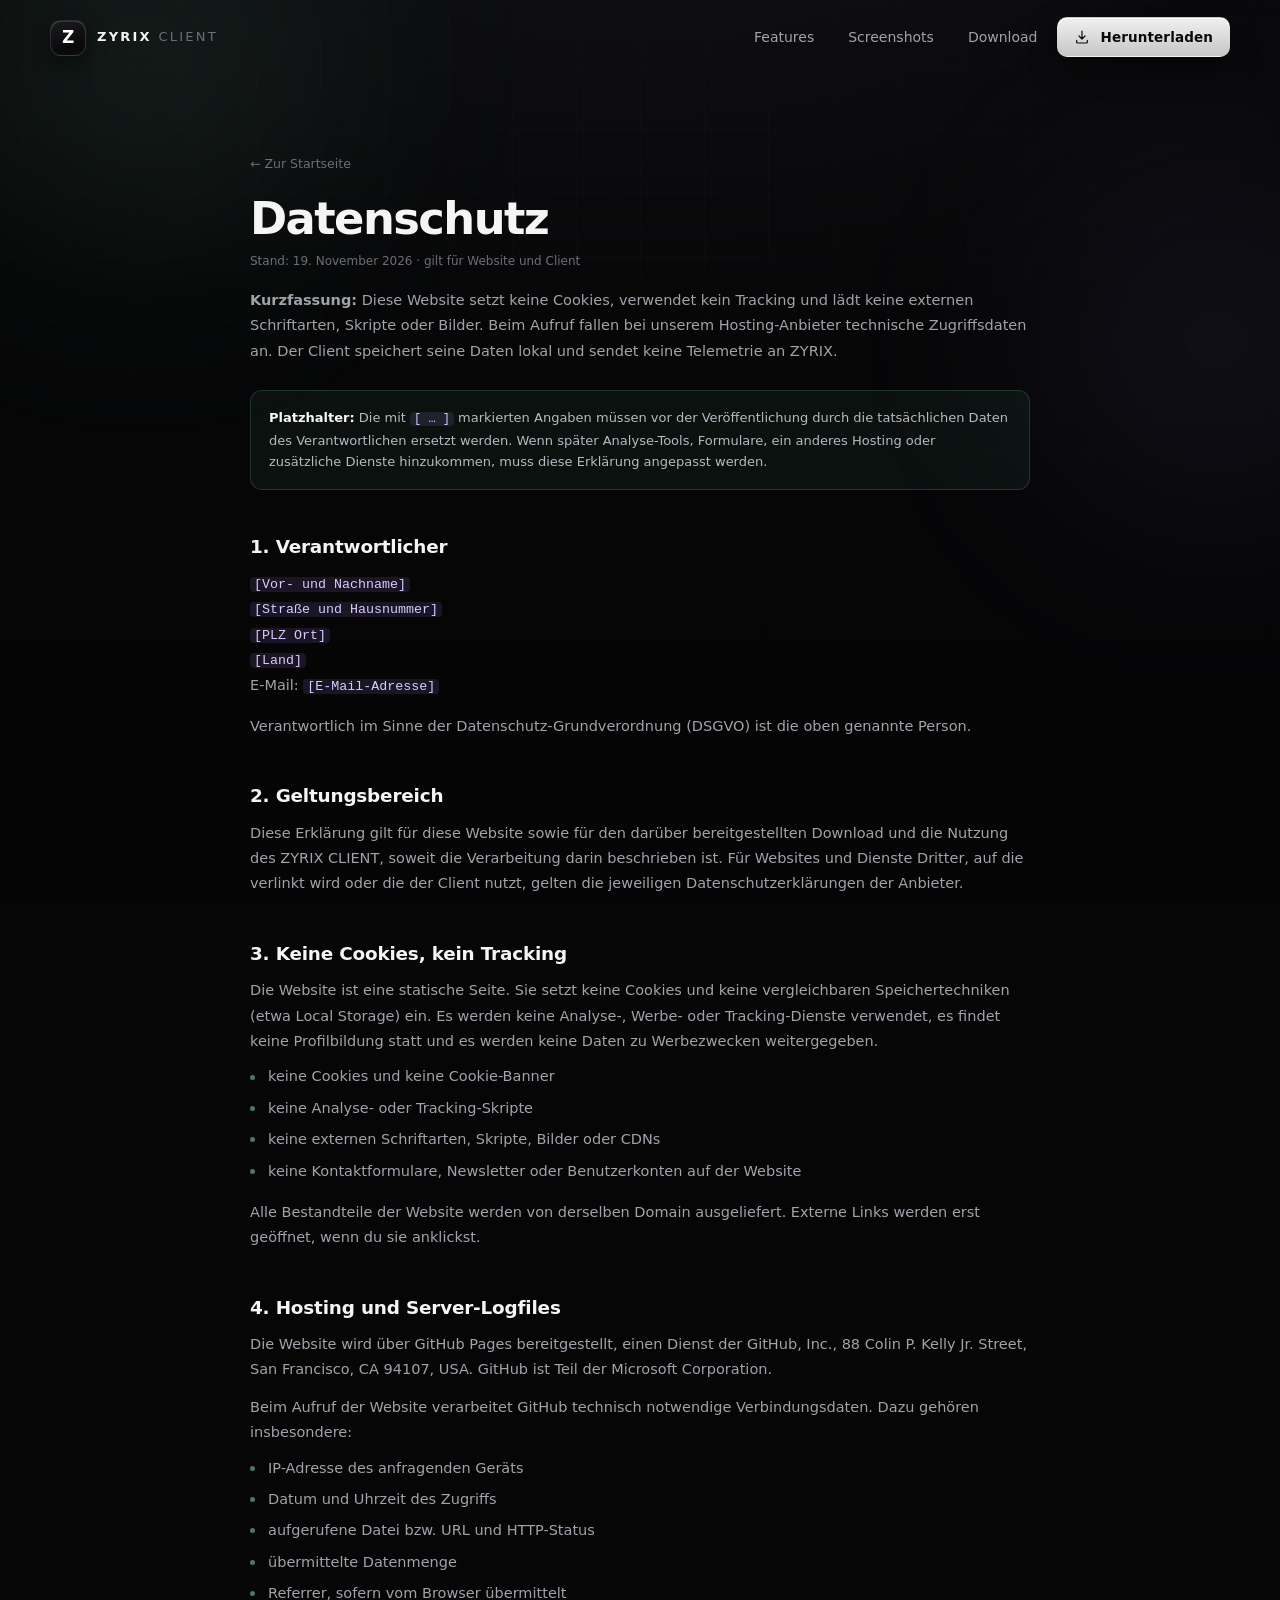
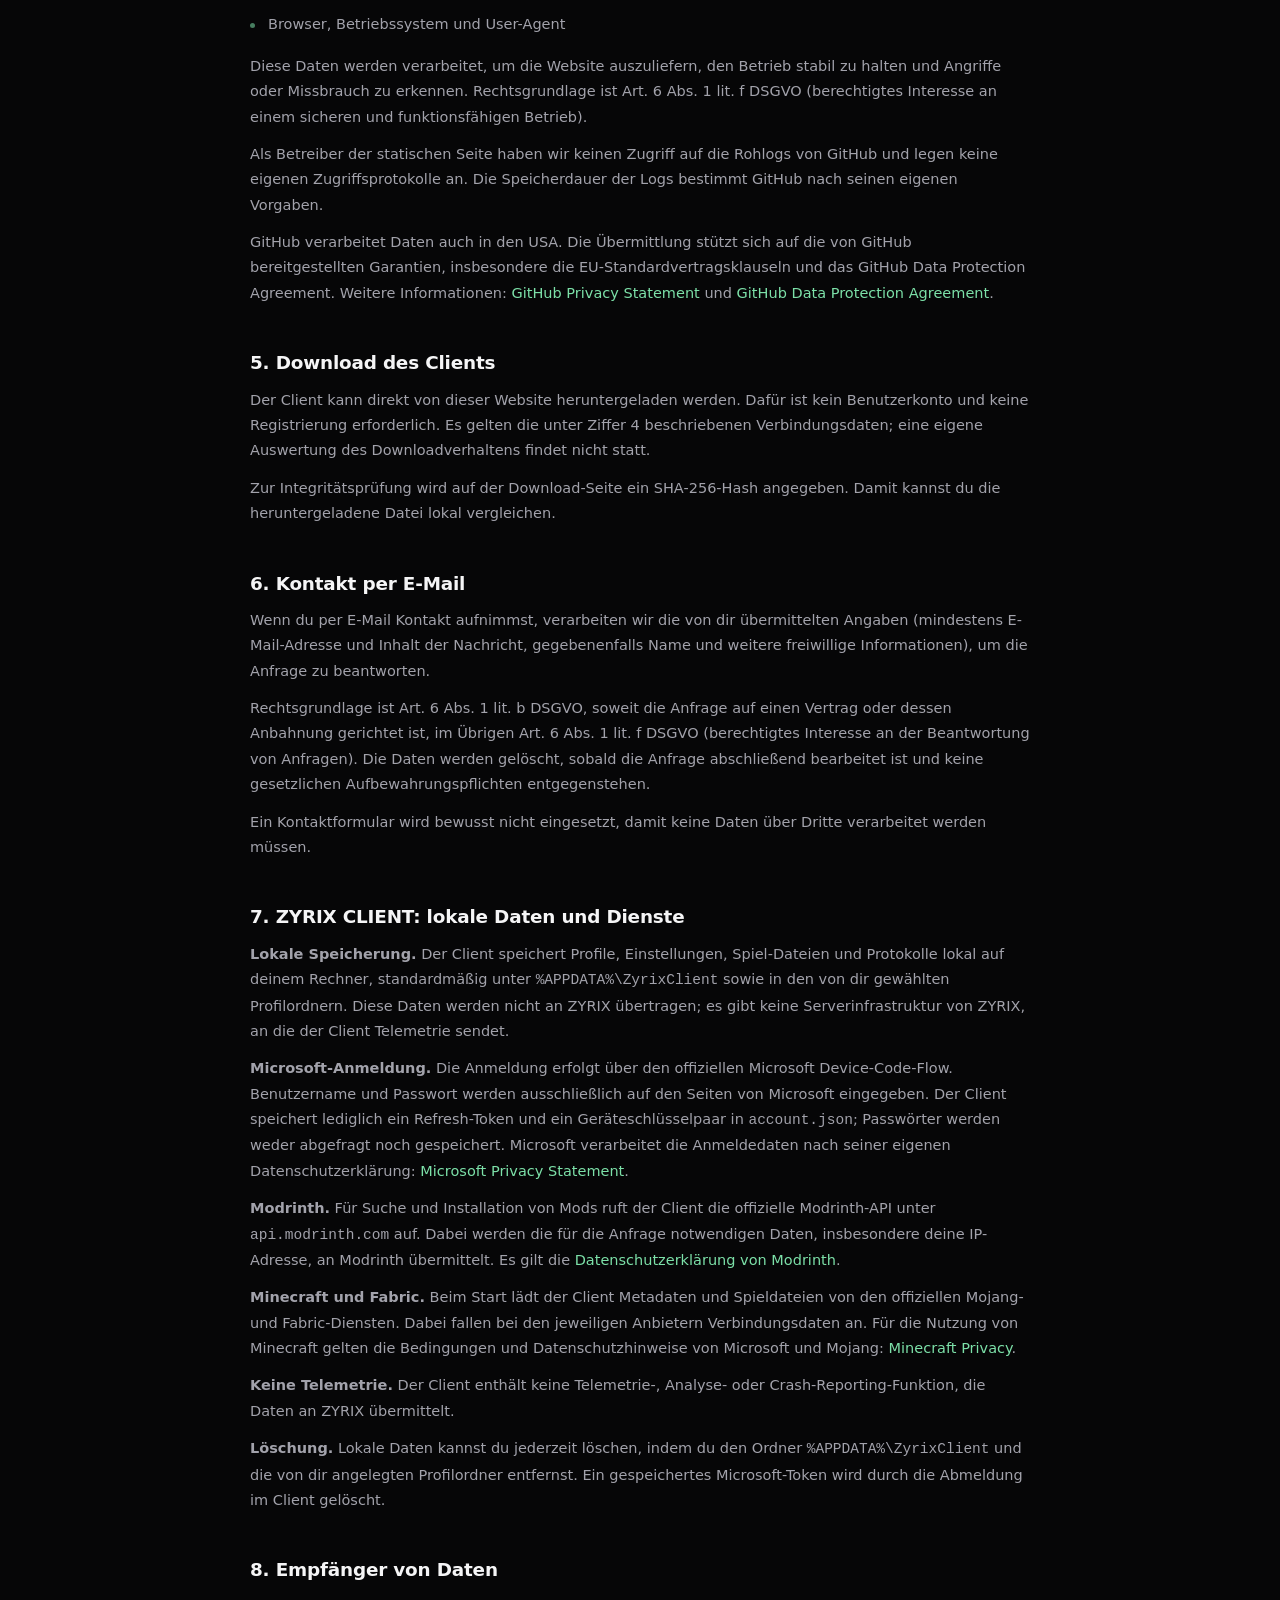
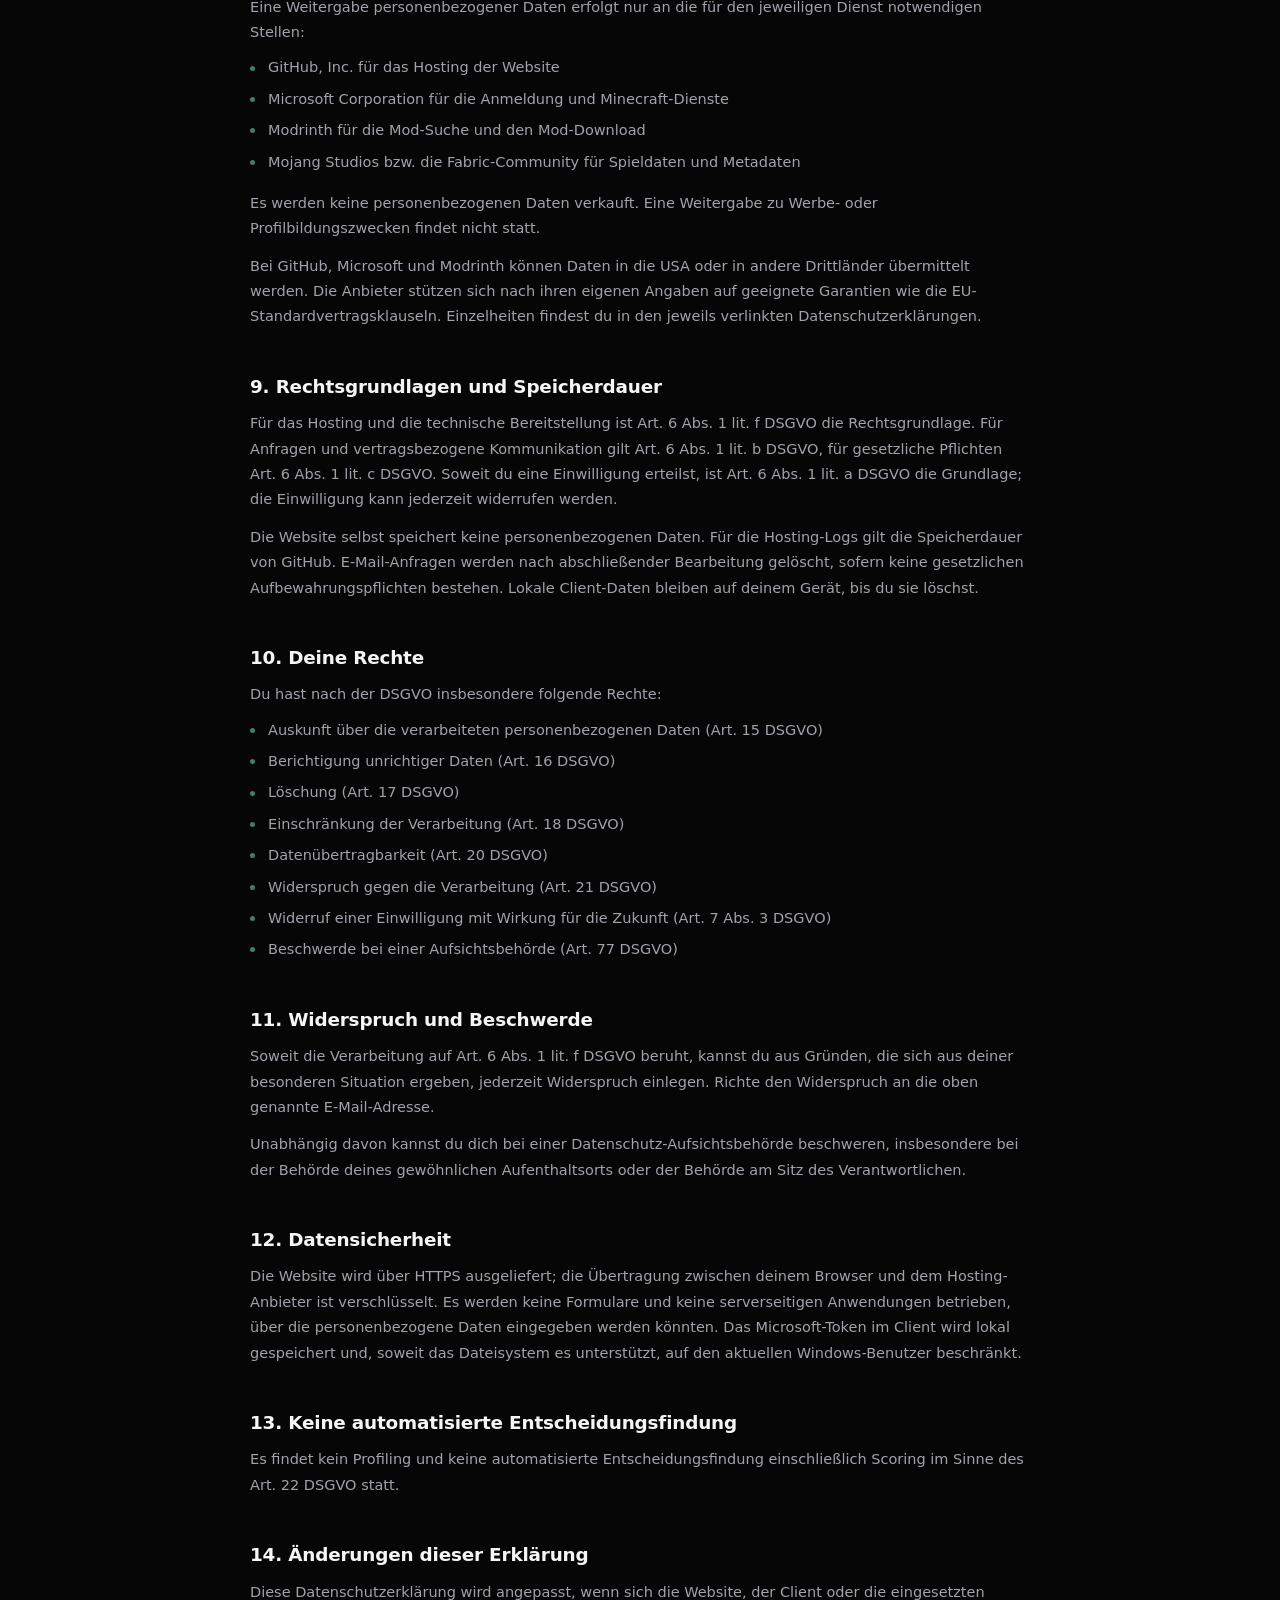
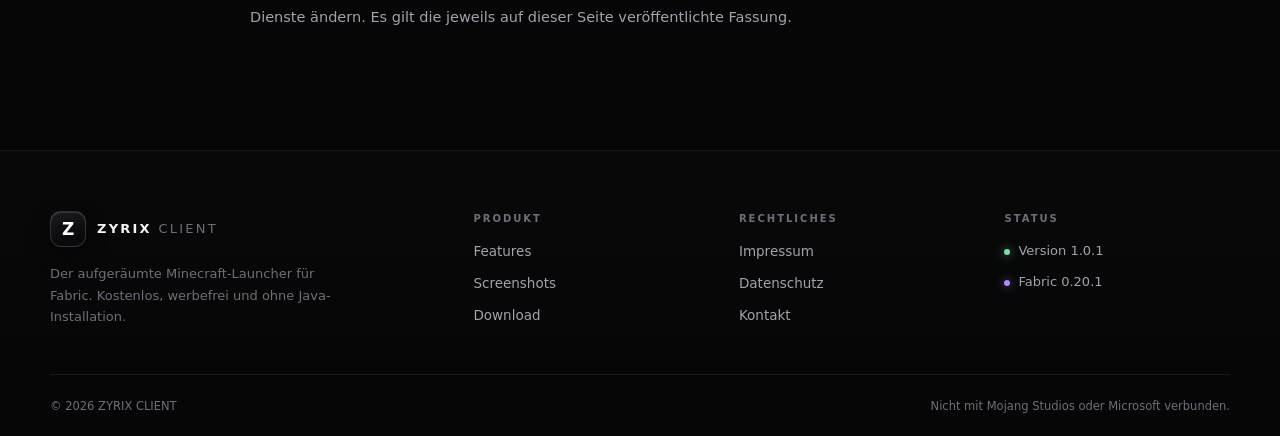
<file: datenschutz.html>
<!DOCTYPE html>
<html lang="de">
<head>
  <meta charset="utf-8">
  <meta name="viewport" content="width=device-width, initial-scale=1">
  <title>Datenschutz – ZYRIX CLIENT</title>
  <meta name="description" content="Datenschutzerklärung der ZYRIX CLIENT Website: keine Cookies, kein Tracking, Hosting über GitHub Pages, Hinweise zum Client.">
  <meta name="theme-color" content="#060607">
  <link rel="icon" href="assets/favicon.ico" sizes="any">
  <link rel="icon" href="assets/icon.png" type="image/png">
  <link rel="apple-touch-icon" href="assets/icon.png">
  <link rel="stylesheet" href="assets/styles.css">
  <style>
    .legal .updated + p,
    .legal address + p,
    .legal ul + p { margin-top: 16px; }
  </style>
</head>
<body>
  <div class="backdrop" aria-hidden="true">
    <div class="backdrop-grid"></div>
    <div class="backdrop-glow glow-mint"></div>
    <div class="backdrop-glow glow-violet"></div>
  </div>

  <a class="skip-link" href="#main">Zum Inhalt springen</a>

  <header class="site-header scrolled">
    <div class="wrap header-inner">
      <a class="brand" href="index.html" aria-label="ZYRIX CLIENT Startseite">
        <span class="mark" aria-hidden="true">Z</span>
        <span class="brand-name">ZYRIX <em>CLIENT</em></span>
      </a>

      <nav class="nav" id="nav" aria-label="Hauptnavigation">
        <a href="index.html#features">Features</a>
        <a href="index.html#screens">Screenshots</a>
        <a href="index.html#download">Download</a>
        <a class="btn btn-primary btn-small" href="index.html#download">
          <svg viewBox="0 0 24 24" width="16" height="16" aria-hidden="true"><path d="M12 3v12m0 0 4.5-4.5M12 15l-4.5-4.5M4 17v2.5A1.5 1.5 0 0 0 5.5 21h13a1.5 1.5 0 0 0 1.5-1.5V17" fill="none" stroke="currentColor" stroke-width="1.8" stroke-linecap="round" stroke-linejoin="round"/></svg>
          Herunterladen
        </a>
      </nav>

      <button class="menu-toggle" id="menuToggle" aria-expanded="false" aria-controls="nav" aria-label="Menü öffnen">
        <span></span><span></span>
      </button>
    </div>
  </header>

  <main id="main" class="legal">
    <a class="back" href="index.html">&larr; Zur Startseite</a>
    <h1>Datenschutz</h1>
    <p class="updated">Stand: 19. November 2026 · gilt für Website und Client</p>

    <p>
      <strong>Kurzfassung:</strong> Diese Website setzt keine Cookies, verwendet
      kein Tracking und lädt keine externen Schriftarten, Skripte oder Bilder.
      Beim Aufruf fallen bei unserem Hosting-Anbieter technische Zugriffsdaten
      an. Der Client speichert seine Daten lokal und sendet keine Telemetrie an
      ZYRIX.
    </p>

    <div class="note">
      <strong>Platzhalter:</strong> Die mit
      <span class="placeholder">[ … ]</span> markierten Angaben müssen vor der
      Veröffentlichung durch die tatsächlichen Daten des Verantwortlichen
      ersetzt werden. Wenn später Analyse-Tools, Formulare, ein anderes Hosting
      oder zusätzliche Dienste hinzukommen, muss diese Erklärung angepasst
      werden.
    </div>

    <h2>1. Verantwortlicher</h2>
    <address>
      <span class="placeholder">[Vor- und Nachname]</span><br>
      <span class="placeholder">[Straße und Hausnummer]</span><br>
      <span class="placeholder">[PLZ Ort]</span><br>
      <span class="placeholder">[Land]</span><br>
      E-Mail: <span class="placeholder">[E-Mail-Adresse]</span>
    </address>
    <p>
      Verantwortlich im Sinne der Datenschutz-Grundverordnung (DSGVO) ist die
      oben genannte Person.
    </p>

    <h2>2. Geltungsbereich</h2>
    <p>
      Diese Erklärung gilt für diese Website sowie für den darüber
      bereitgestellten Download und die Nutzung des ZYRIX CLIENT, soweit die
      Verarbeitung darin beschrieben ist. Für Websites und Dienste Dritter, auf
      die verlinkt wird oder die der Client nutzt, gelten die jeweiligen
      Datenschutzerklärungen der Anbieter.
    </p>

    <h2>3. Keine Cookies, kein Tracking</h2>
    <p>
      Die Website ist eine statische Seite. Sie setzt keine Cookies und keine
      vergleichbaren Speichertechniken (etwa Local Storage) ein. Es werden keine
      Analyse-, Werbe- oder Tracking-Dienste verwendet, es findet keine
      Profilbildung statt und es werden keine Daten zu Werbezwecken
      weitergegeben.
    </p>
    <ul>
      <li>keine Cookies und keine Cookie-Banner</li>
      <li>keine Analyse- oder Tracking-Skripte</li>
      <li>keine externen Schriftarten, Skripte, Bilder oder CDNs</li>
      <li>keine Kontaktformulare, Newsletter oder Benutzerkonten auf der Website</li>
    </ul>
    <p>
      Alle Bestandteile der Website werden von derselben Domain ausgeliefert.
      Externe Links werden erst geöffnet, wenn du sie anklickst.
    </p>

    <h2>4. Hosting und Server-Logfiles</h2>
    <p>
      Die Website wird über GitHub Pages bereitgestellt, einen Dienst der GitHub,
      Inc., 88 Colin P. Kelly Jr. Street, San Francisco, CA 94107, USA. GitHub
      ist Teil der Microsoft Corporation.
    </p>
    <p>
      Beim Aufruf der Website verarbeitet GitHub technisch notwendige
      Verbindungsdaten. Dazu gehören insbesondere:
    </p>
    <ul>
      <li>IP-Adresse des anfragenden Geräts</li>
      <li>Datum und Uhrzeit des Zugriffs</li>
      <li>aufgerufene Datei bzw. URL und HTTP-Status</li>
      <li>übermittelte Datenmenge</li>
      <li>Referrer, sofern vom Browser übermittelt</li>
      <li>Browser, Betriebssystem und User-Agent</li>
    </ul>
    <p>
      Diese Daten werden verarbeitet, um die Website auszuliefern, den Betrieb
      stabil zu halten und Angriffe oder Missbrauch zu erkennen. Rechtsgrundlage
      ist Art. 6 Abs. 1 lit. f DSGVO (berechtigtes Interesse an einem sicheren
      und funktionsfähigen Betrieb).
    </p>
    <p>
      Als Betreiber der statischen Seite haben wir keinen Zugriff auf die
      Rohlogs von GitHub und legen keine eigenen Zugriffsprotokolle an. Die
      Speicherdauer der Logs bestimmt GitHub nach seinen eigenen Vorgaben.
    </p>
    <p>
      GitHub verarbeitet Daten auch in den USA. Die Übermittlung stützt sich auf
      die von GitHub bereitgestellten Garantien, insbesondere die
      EU-Standardvertragsklauseln und das GitHub Data Protection Agreement.
      Weitere Informationen:
      <a href="https://docs.github.com/de/site-policy/privacy-policies/github-general-privacy-statement" rel="noopener" target="_blank">GitHub Privacy Statement</a>
      und
      <a href="https://github.com/customer-terms/github-data-protection-agreement" rel="noopener" target="_blank">GitHub Data Protection Agreement</a>.
    </p>

    <h2>5. Download des Clients</h2>
    <p>
      Der Client kann direkt von dieser Website heruntergeladen werden. Dafür
      ist kein Benutzerkonto und keine Registrierung erforderlich. Es gelten die
      unter Ziffer 4 beschriebenen Verbindungsdaten; eine eigene Auswertung des
      Downloadverhaltens findet nicht statt.
    </p>
    <p>
      Zur Integritätsprüfung wird auf der Download-Seite ein SHA-256-Hash
      angegeben. Damit kannst du die heruntergeladene Datei lokal vergleichen.
    </p>

    <h2>6. Kontakt per E-Mail</h2>
    <p>
      Wenn du per E-Mail Kontakt aufnimmst, verarbeiten wir die von dir
      übermittelten Angaben (mindestens E-Mail-Adresse und Inhalt der Nachricht,
      gegebenenfalls Name und weitere freiwillige Informationen), um die Anfrage
      zu beantworten.
    </p>
    <p>
      Rechtsgrundlage ist Art. 6 Abs. 1 lit. b DSGVO, soweit die Anfrage auf
      einen Vertrag oder dessen Anbahnung gerichtet ist, im Übrigen Art. 6
      Abs. 1 lit. f DSGVO (berechtigtes Interesse an der Beantwortung von
      Anfragen). Die Daten werden gelöscht, sobald die Anfrage abschließend
      bearbeitet ist und keine gesetzlichen Aufbewahrungspflichten
      entgegenstehen.
    </p>
    <p>
      Ein Kontaktformular wird bewusst nicht eingesetzt, damit keine Daten über
      Dritte verarbeitet werden müssen.
    </p>

    <h2>7. ZYRIX CLIENT: lokale Daten und Dienste</h2>
    <p>
      <strong>Lokale Speicherung.</strong> Der Client speichert Profile,
      Einstellungen, Spiel-Dateien und Protokolle lokal auf deinem Rechner,
      standardmäßig unter <code>%APPDATA%\ZyrixClient</code> sowie in den von dir
      gewählten Profilordnern. Diese Daten werden nicht an ZYRIX übertragen; es
      gibt keine Serverinfrastruktur von ZYRIX, an die der Client Telemetrie
      sendet.
    </p>
    <p>
      <strong>Microsoft-Anmeldung.</strong> Die Anmeldung erfolgt über den
      offiziellen Microsoft Device-Code-Flow. Benutzername und Passwort werden
      ausschließlich auf den Seiten von Microsoft eingegeben. Der Client
      speichert lediglich ein Refresh-Token und ein Geräteschlüsselpaar in
      <code>account.json</code>; Passwörter werden weder abgefragt noch
      gespeichert. Microsoft verarbeitet die Anmeldedaten nach seiner eigenen
      Datenschutzerklärung:
      <a href="https://privacy.microsoft.com/de-de/privacystatement" rel="noopener" target="_blank">Microsoft Privacy Statement</a>.
    </p>
    <p>
      <strong>Modrinth.</strong> Für Suche und Installation von Mods ruft der
      Client die offizielle Modrinth-API unter <code>api.modrinth.com</code> auf.
      Dabei werden die für die Anfrage notwendigen Daten, insbesondere deine
      IP-Adresse, an Modrinth übermittelt. Es gilt die
      <a href="https://modrinth.com/legal/privacy" rel="noopener" target="_blank">Datenschutzerklärung von Modrinth</a>.
    </p>
    <p>
      <strong>Minecraft und Fabric.</strong> Beim Start lädt der Client
      Metadaten und Spieldateien von den offiziellen Mojang- und
      Fabric-Diensten. Dabei fallen bei den jeweiligen Anbietern
      Verbindungsdaten an. Für die Nutzung von Minecraft gelten die Bedingungen
      und Datenschutzhinweise von Microsoft und Mojang:
      <a href="https://www.minecraft.net/de-de/privacy" rel="noopener" target="_blank">Minecraft Privacy</a>.
    </p>
    <p>
      <strong>Keine Telemetrie.</strong> Der Client enthält keine Telemetrie-,
      Analyse- oder Crash-Reporting-Funktion, die Daten an ZYRIX übermittelt.
    </p>
    <p>
      <strong>Löschung.</strong> Lokale Daten kannst du jederzeit löschen, indem
      du den Ordner <code>%APPDATA%\ZyrixClient</code> und die von dir
      angelegten Profilordner entfernst. Ein gespeichertes Microsoft-Token wird
      durch die Abmeldung im Client gelöscht.
    </p>

    <h2>8. Empfänger von Daten</h2>
    <p>
      Eine Weitergabe personenbezogener Daten erfolgt nur an die für den
      jeweiligen Dienst notwendigen Stellen:
    </p>
    <ul>
      <li>GitHub, Inc. für das Hosting der Website</li>
      <li>Microsoft Corporation für die Anmeldung und Minecraft-Dienste</li>
      <li>Modrinth für die Mod-Suche und den Mod-Download</li>
      <li>Mojang Studios bzw. die Fabric-Community für Spieldaten und Metadaten</li>
    </ul>
    <p>
      Es werden keine personenbezogenen Daten verkauft. Eine Weitergabe zu
      Werbe- oder Profilbildungszwecken findet nicht statt.
    </p>
    <p>
      Bei GitHub, Microsoft und Modrinth können Daten in die USA oder in andere
      Drittländer übermittelt werden. Die Anbieter stützen sich nach ihren
      eigenen Angaben auf geeignete Garantien wie die
      EU-Standardvertragsklauseln. Einzelheiten findest du in den jeweils
      verlinkten Datenschutzerklärungen.
    </p>

    <h2>9. Rechtsgrundlagen und Speicherdauer</h2>
    <p>
      Für das Hosting und die technische Bereitstellung ist Art. 6 Abs. 1 lit. f
      DSGVO die Rechtsgrundlage. Für Anfragen und vertragsbezogene
      Kommunikation gilt Art. 6 Abs. 1 lit. b DSGVO, für gesetzliche Pflichten
      Art. 6 Abs. 1 lit. c DSGVO. Soweit du eine Einwilligung erteilst, ist
      Art. 6 Abs. 1 lit. a DSGVO die Grundlage; die Einwilligung kann jederzeit
      widerrufen werden.
    </p>
    <p>
      Die Website selbst speichert keine personenbezogenen Daten. Für die
      Hosting-Logs gilt die Speicherdauer von GitHub. E-Mail-Anfragen werden
      nach abschließender Bearbeitung gelöscht, sofern keine gesetzlichen
      Aufbewahrungspflichten bestehen. Lokale Client-Daten bleiben auf deinem
      Gerät, bis du sie löschst.
    </p>

    <h2>10. Deine Rechte</h2>
    <p>Du hast nach der DSGVO insbesondere folgende Rechte:</p>
    <ul>
      <li>Auskunft über die verarbeiteten personenbezogenen Daten (Art. 15 DSGVO)</li>
      <li>Berichtigung unrichtiger Daten (Art. 16 DSGVO)</li>
      <li>Löschung (Art. 17 DSGVO)</li>
      <li>Einschränkung der Verarbeitung (Art. 18 DSGVO)</li>
      <li>Datenübertragbarkeit (Art. 20 DSGVO)</li>
      <li>Widerspruch gegen die Verarbeitung (Art. 21 DSGVO)</li>
      <li>Widerruf einer Einwilligung mit Wirkung für die Zukunft (Art. 7 Abs. 3 DSGVO)</li>
      <li>Beschwerde bei einer Aufsichtsbehörde (Art. 77 DSGVO)</li>
    </ul>

    <h2>11. Widerspruch und Beschwerde</h2>
    <p>
      Soweit die Verarbeitung auf Art. 6 Abs. 1 lit. f DSGVO beruht, kannst du
      aus Gründen, die sich aus deiner besonderen Situation ergeben, jederzeit
      Widerspruch einlegen. Richte den Widerspruch an die oben genannte
      E-Mail-Adresse.
    </p>
    <p>
      Unabhängig davon kannst du dich bei einer Datenschutz-Aufsichtsbehörde
      beschweren, insbesondere bei der Behörde deines gewöhnlichen
      Aufenthaltsorts oder der Behörde am Sitz des Verantwortlichen.
    </p>

    <h2>12. Datensicherheit</h2>
    <p>
      Die Website wird über HTTPS ausgeliefert; die Übertragung zwischen deinem
      Browser und dem Hosting-Anbieter ist verschlüsselt. Es werden keine
      Formulare und keine serverseitigen Anwendungen betrieben, über die
      personenbezogene Daten eingegeben werden könnten. Das Microsoft-Token im
      Client wird lokal gespeichert und, soweit das Dateisystem es unterstützt,
      auf den aktuellen Windows-Benutzer beschränkt.
    </p>

    <h2>13. Keine automatisierte Entscheidungsfindung</h2>
    <p>
      Es findet kein Profiling und keine automatisierte Entscheidungsfindung
      einschließlich Scoring im Sinne des Art. 22 DSGVO statt.
    </p>

    <h2>14. Änderungen dieser Erklärung</h2>
    <p>
      Diese Datenschutzerklärung wird angepasst, wenn sich die Website, der
      Client oder die eingesetzten Dienste ändern. Es gilt die jeweils auf dieser
      Seite veröffentlichte Fassung.
    </p>
  </main>

  <footer class="site-footer">
    <div class="wrap footer-grid">
      <div class="footer-brand">
        <a class="brand" href="index.html">
          <span class="mark" aria-hidden="true">Z</span>
          <span class="brand-name">ZYRIX <em>CLIENT</em></span>
        </a>
        <p>Der aufgeräumte Minecraft-Launcher für Fabric. Kostenlos, werbefrei
          und ohne Java-Installation.</p>
      </div>

      <nav class="footer-col" aria-label="Produkt">
        <h4>Produkt</h4>
        <a href="index.html#features">Features</a>
        <a href="index.html#screens">Screenshots</a>
        <a href="index.html#download">Download</a>
      </nav>

      <nav class="footer-col" aria-label="Rechtliches">
        <h4>Rechtliches</h4>
        <a href="impressum.html">Impressum</a>
        <a href="datenschutz.html">Datenschutz</a>
        <a href="kontakt.html">Kontakt</a>
      </nav>

      <div class="footer-col">
        <h4>Status</h4>
        <span class="status"><i class="dot mint"></i> Version 1.0.1</span>
        <span class="status"><i class="dot violet"></i> Fabric 0.20.1</span>
      </div>
    </div>

    <div class="wrap footer-bottom">
      <span>© <span id="year">2026</span> ZYRIX CLIENT</span>
      <span>Nicht mit Mojang Studios oder Microsoft verbunden.</span>
    </div>
  </footer>

  <script src="assets/app.js" defer></script>
</body>
</html>
</file>
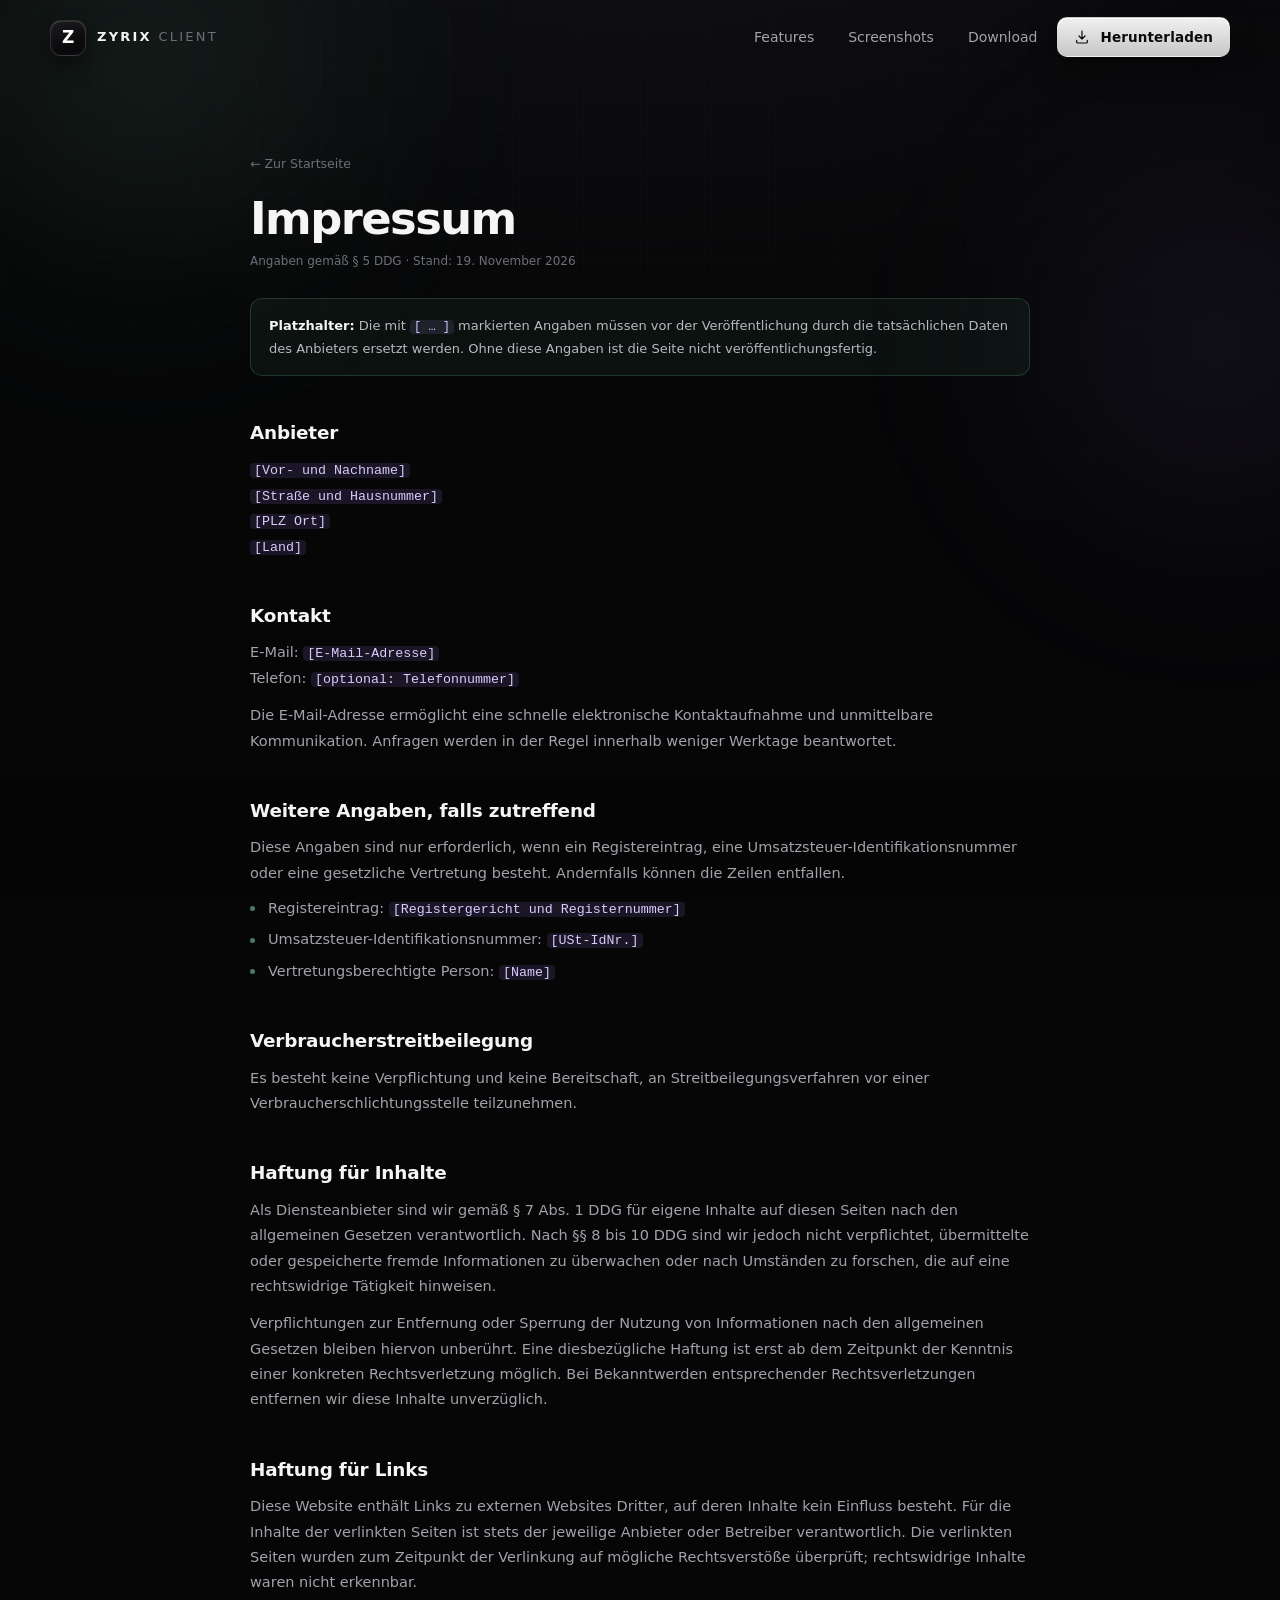
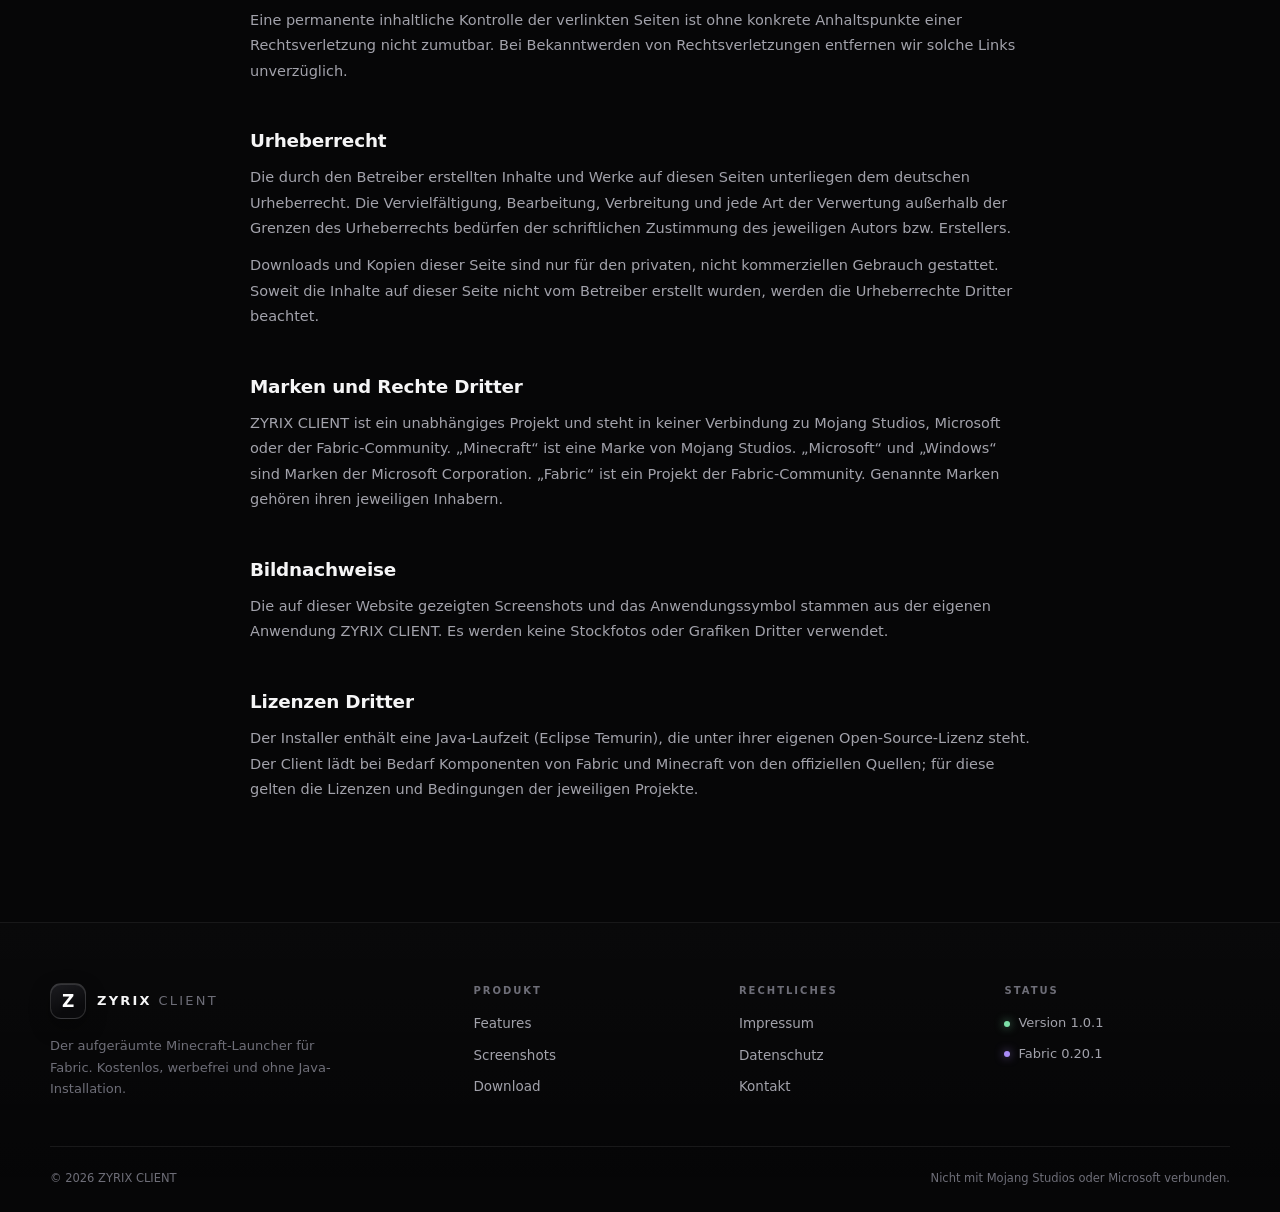
<file: impressum.html>
<!DOCTYPE html>
<html lang="de">
<head>
  <meta charset="utf-8">
  <meta name="viewport" content="width=device-width, initial-scale=1">
  <title>Impressum – ZYRIX CLIENT</title>
  <meta name="description" content="Impressum und Anbieterkennzeichnung der ZYRIX CLIENT Website gemäß § 5 DDG.">
  <meta name="theme-color" content="#060607">
  <link rel="icon" href="assets/favicon.ico" sizes="any">
  <link rel="icon" href="assets/icon.png" type="image/png">
  <link rel="apple-touch-icon" href="assets/icon.png">
  <link rel="stylesheet" href="assets/styles.css">
  <style>
    .legal .updated + p,
    .legal address + p,
    .legal ul + p { margin-top: 16px; }
  </style>
</head>
<body>
  <div class="backdrop" aria-hidden="true">
    <div class="backdrop-grid"></div>
    <div class="backdrop-glow glow-mint"></div>
    <div class="backdrop-glow glow-violet"></div>
  </div>

  <a class="skip-link" href="#main">Zum Inhalt springen</a>

  <header class="site-header scrolled">
    <div class="wrap header-inner">
      <a class="brand" href="index.html" aria-label="ZYRIX CLIENT Startseite">
        <span class="mark" aria-hidden="true">Z</span>
        <span class="brand-name">ZYRIX <em>CLIENT</em></span>
      </a>

      <nav class="nav" id="nav" aria-label="Hauptnavigation">
        <a href="index.html#features">Features</a>
        <a href="index.html#screens">Screenshots</a>
        <a href="index.html#download">Download</a>
        <a class="btn btn-primary btn-small" href="index.html#download">
          <svg viewBox="0 0 24 24" width="16" height="16" aria-hidden="true"><path d="M12 3v12m0 0 4.5-4.5M12 15l-4.5-4.5M4 17v2.5A1.5 1.5 0 0 0 5.5 21h13a1.5 1.5 0 0 0 1.5-1.5V17" fill="none" stroke="currentColor" stroke-width="1.8" stroke-linecap="round" stroke-linejoin="round"/></svg>
          Herunterladen
        </a>
      </nav>

      <button class="menu-toggle" id="menuToggle" aria-expanded="false" aria-controls="nav" aria-label="Menü öffnen">
        <span></span><span></span>
      </button>
    </div>
  </header>

  <main id="main" class="legal">
    <a class="back" href="index.html">&larr; Zur Startseite</a>
    <h1>Impressum</h1>
    <p class="updated">Angaben gemäß § 5 DDG · Stand: 19. November 2026</p>

    <div class="note">
      <strong>Platzhalter:</strong> Die mit
      <span class="placeholder">[ … ]</span> markierten Angaben müssen vor der
      Veröffentlichung durch die tatsächlichen Daten des Anbieters ersetzt
      werden. Ohne diese Angaben ist die Seite nicht veröffentlichungsfertig.
    </div>

    <h2>Anbieter</h2>
    <address>
      <span class="placeholder">[Vor- und Nachname]</span><br>
      <span class="placeholder">[Straße und Hausnummer]</span><br>
      <span class="placeholder">[PLZ Ort]</span><br>
      <span class="placeholder">[Land]</span>
    </address>

    <h2>Kontakt</h2>
    <p>
      E-Mail: <span class="placeholder">[E-Mail-Adresse]</span><br>
      Telefon: <span class="placeholder">[optional: Telefonnummer]</span>
    </p>
    <p>
      Die E-Mail-Adresse ermöglicht eine schnelle elektronische Kontaktaufnahme
      und unmittelbare Kommunikation. Anfragen werden in der Regel innerhalb
      weniger Werktage beantwortet.
    </p>

    <h2>Weitere Angaben, falls zutreffend</h2>
    <p>
      Diese Angaben sind nur erforderlich, wenn ein Registereintrag, eine
      Umsatzsteuer-Identifikationsnummer oder eine gesetzliche Vertretung
      besteht. Andernfalls können die Zeilen entfallen.
    </p>
    <ul>
      <li>Registereintrag: <span class="placeholder">[Registergericht und Registernummer]</span></li>
      <li>Umsatzsteuer-Identifikationsnummer: <span class="placeholder">[USt-IdNr.]</span></li>
      <li>Vertretungsberechtigte Person: <span class="placeholder">[Name]</span></li>
    </ul>

    <h2>Verbraucherstreitbeilegung</h2>
    <p>
      Es besteht keine Verpflichtung und keine Bereitschaft, an
      Streitbeilegungsverfahren vor einer Verbraucherschlichtungsstelle
      teilzunehmen.
    </p>

    <h2>Haftung für Inhalte</h2>
    <p>
      Als Diensteanbieter sind wir gemäß § 7 Abs. 1 DDG für eigene Inhalte auf
      diesen Seiten nach den allgemeinen Gesetzen verantwortlich. Nach §§ 8 bis
      10 DDG sind wir jedoch nicht verpflichtet, übermittelte oder gespeicherte
      fremde Informationen zu überwachen oder nach Umständen zu forschen, die
      auf eine rechtswidrige Tätigkeit hinweisen.
    </p>
    <p>
      Verpflichtungen zur Entfernung oder Sperrung der Nutzung von Informationen
      nach den allgemeinen Gesetzen bleiben hiervon unberührt. Eine
      diesbezügliche Haftung ist erst ab dem Zeitpunkt der Kenntnis einer
      konkreten Rechtsverletzung möglich. Bei Bekanntwerden entsprechender
      Rechtsverletzungen entfernen wir diese Inhalte unverzüglich.
    </p>

    <h2>Haftung für Links</h2>
    <p>
      Diese Website enthält Links zu externen Websites Dritter, auf deren
      Inhalte kein Einfluss besteht. Für die Inhalte der verlinkten Seiten ist
      stets der jeweilige Anbieter oder Betreiber verantwortlich. Die verlinkten
      Seiten wurden zum Zeitpunkt der Verlinkung auf mögliche Rechtsverstöße
      überprüft; rechtswidrige Inhalte waren nicht erkennbar.
    </p>
    <p>
      Eine permanente inhaltliche Kontrolle der verlinkten Seiten ist ohne
      konkrete Anhaltspunkte einer Rechtsverletzung nicht zumutbar. Bei
      Bekanntwerden von Rechtsverletzungen entfernen wir solche Links
      unverzüglich.
    </p>

    <h2>Urheberrecht</h2>
    <p>
      Die durch den Betreiber erstellten Inhalte und Werke auf diesen Seiten
      unterliegen dem deutschen Urheberrecht. Die Vervielfältigung, Bearbeitung,
      Verbreitung und jede Art der Verwertung außerhalb der Grenzen des
      Urheberrechts bedürfen der schriftlichen Zustimmung des jeweiligen Autors
      bzw. Erstellers.
    </p>
    <p>
      Downloads und Kopien dieser Seite sind nur für den privaten, nicht
      kommerziellen Gebrauch gestattet. Soweit die Inhalte auf dieser Seite nicht
      vom Betreiber erstellt wurden, werden die Urheberrechte Dritter beachtet.
    </p>

    <h2>Marken und Rechte Dritter</h2>
    <p>
      ZYRIX CLIENT ist ein unabhängiges Projekt und steht in keiner Verbindung zu
      Mojang Studios, Microsoft oder der Fabric-Community. „Minecraft“ ist eine
      Marke von Mojang Studios. „Microsoft“ und „Windows“ sind Marken der
      Microsoft Corporation. „Fabric“ ist ein Projekt der Fabric-Community.
      Genannte Marken gehören ihren jeweiligen Inhabern.
    </p>

    <h2>Bildnachweise</h2>
    <p>
      Die auf dieser Website gezeigten Screenshots und das Anwendungssymbol
      stammen aus der eigenen Anwendung ZYRIX CLIENT. Es werden keine
      Stockfotos oder Grafiken Dritter verwendet.
    </p>

    <h2>Lizenzen Dritter</h2>
    <p>
      Der Installer enthält eine Java-Laufzeit (Eclipse Temurin), die unter
      ihrer eigenen Open-Source-Lizenz steht. Der Client lädt bei Bedarf
      Komponenten von Fabric und Minecraft von den offiziellen Quellen; für
      diese gelten die Lizenzen und Bedingungen der jeweiligen Projekte.
    </p>
  </main>

  <footer class="site-footer">
    <div class="wrap footer-grid">
      <div class="footer-brand">
        <a class="brand" href="index.html">
          <span class="mark" aria-hidden="true">Z</span>
          <span class="brand-name">ZYRIX <em>CLIENT</em></span>
        </a>
        <p>Der aufgeräumte Minecraft-Launcher für Fabric. Kostenlos, werbefrei
          und ohne Java-Installation.</p>
      </div>

      <nav class="footer-col" aria-label="Produkt">
        <h4>Produkt</h4>
        <a href="index.html#features">Features</a>
        <a href="index.html#screens">Screenshots</a>
        <a href="index.html#download">Download</a>
      </nav>

      <nav class="footer-col" aria-label="Rechtliches">
        <h4>Rechtliches</h4>
        <a href="impressum.html">Impressum</a>
        <a href="datenschutz.html">Datenschutz</a>
        <a href="kontakt.html">Kontakt</a>
      </nav>

      <div class="footer-col">
        <h4>Status</h4>
        <span class="status"><i class="dot mint"></i> Version 1.0.1</span>
        <span class="status"><i class="dot violet"></i> Fabric 0.20.1</span>
      </div>
    </div>

    <div class="wrap footer-bottom">
      <span>© <span id="year">2026</span> ZYRIX CLIENT</span>
      <span>Nicht mit Mojang Studios oder Microsoft verbunden.</span>
    </div>
  </footer>

  <script src="assets/app.js" defer></script>
</body>
</html>
</file>
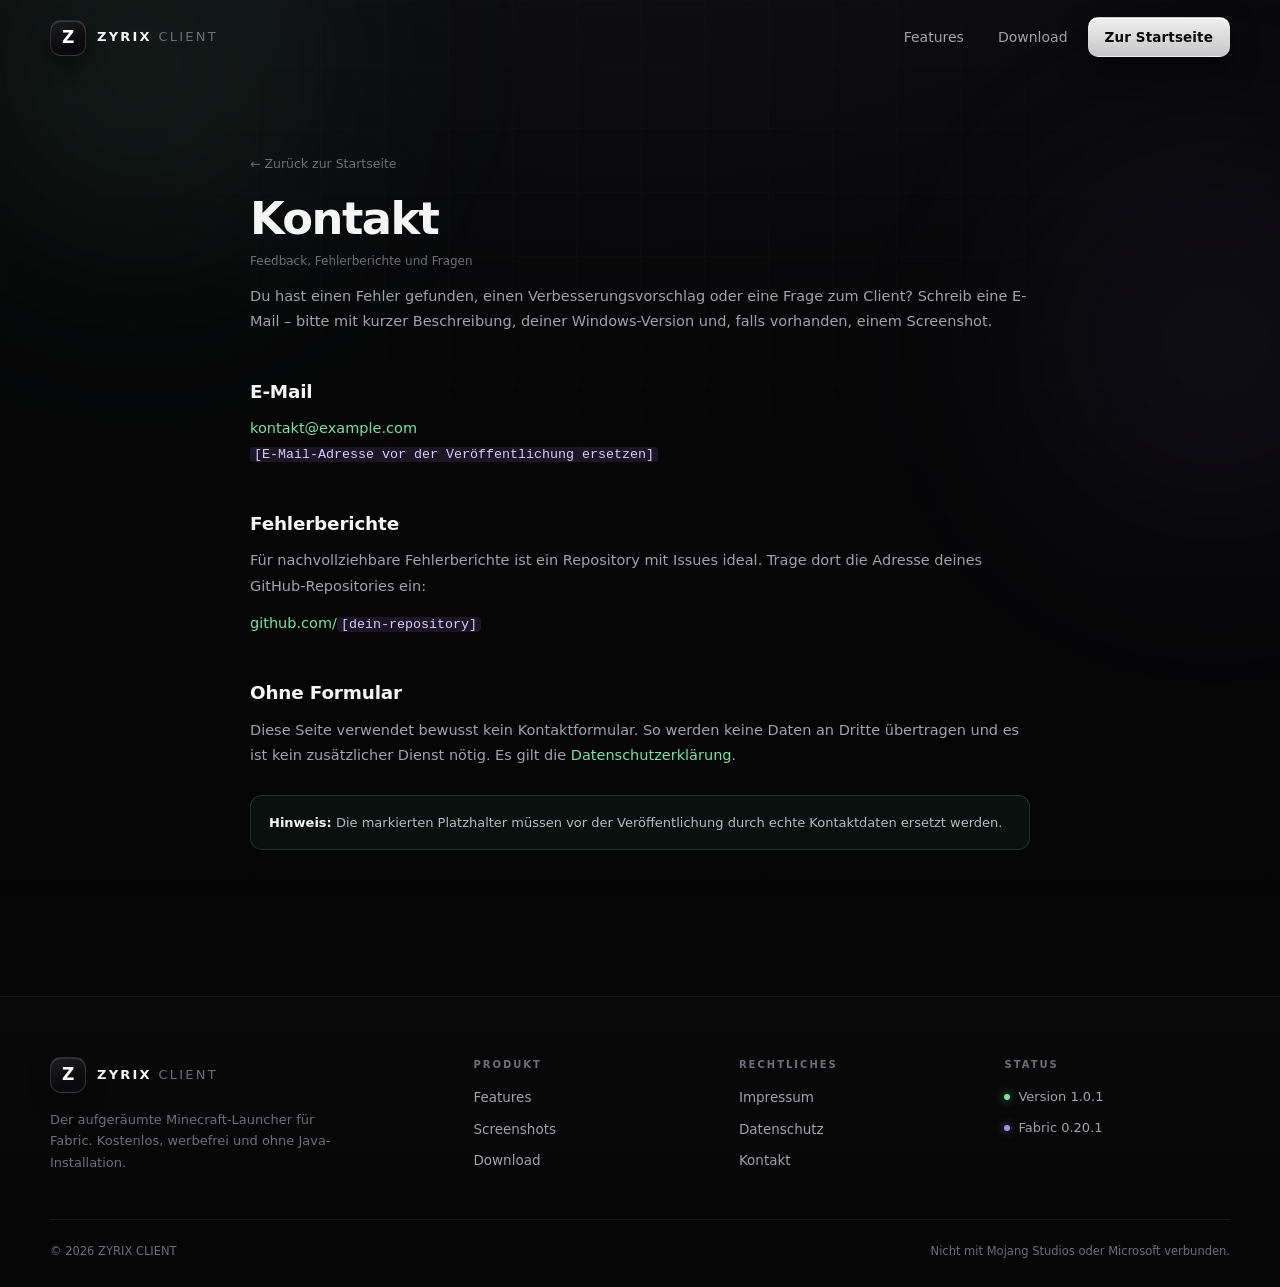
<file: kontakt.html>
<!DOCTYPE html>
<html lang="de">
<head>
  <meta charset="utf-8">
  <meta name="viewport" content="width=device-width, initial-scale=1">
  <title>Kontakt – ZYRIX CLIENT</title>
  <meta name="description" content="Kontakt zum ZYRIX CLIENT: Feedback, Fehlerberichte und Fragen.">
  <meta name="theme-color" content="#060607">
  <meta name="robots" content="noindex">
  <link rel="icon" href="assets/favicon.ico" sizes="any">
  <link rel="icon" href="assets/icon.png" type="image/png">
  <link rel="stylesheet" href="assets/styles.css">
</head>
<body>
  <div class="backdrop" aria-hidden="true">
    <div class="backdrop-grid"></div>
    <div class="backdrop-glow glow-mint"></div>
    <div class="backdrop-glow glow-violet"></div>
  </div>

  <a class="skip-link" href="#main">Zum Inhalt springen</a>

  <header class="site-header scrolled">
    <div class="wrap header-inner">
      <a class="brand" href="index.html" aria-label="ZYRIX CLIENT Startseite">
        <span class="mark" aria-hidden="true">Z</span>
        <span class="brand-name">ZYRIX <em>CLIENT</em></span>
      </a>
      <nav class="nav" id="nav" aria-label="Navigation">
        <a href="index.html#features">Features</a>
        <a href="index.html#download">Download</a>
        <a class="btn btn-primary btn-small" href="index.html">Zur Startseite</a>
      </nav>

      <button class="menu-toggle" id="menuToggle" aria-expanded="false" aria-controls="nav" aria-label="Men� �ffnen">
        <span></span><span></span>
      </button>
    </div>
  </header>

  <main id="main" class="legal">
    <a class="back" href="index.html">&larr; Zurück zur Startseite</a>
    <h1>Kontakt</h1>
    <p class="updated">Feedback, Fehlerberichte und Fragen</p>

    <p>
      Du hast einen Fehler gefunden, einen Verbesserungsvorschlag oder eine Frage
      zum Client? Schreib eine E-Mail – bitte mit kurzer Beschreibung, deiner
      Windows-Version und, falls vorhanden, einem Screenshot.
    </p>

    <h2>E-Mail</h2>
    <p>
      <a href="mailto:kontakt@example.com">kontakt@example.com</a><br>
      <span class="placeholder">[E-Mail-Adresse vor der Veröffentlichung ersetzen]</span>
    </p>

    <h2>Fehlerberichte</h2>
    <p>
      Für nachvollziehbare Fehlerberichte ist ein Repository mit Issues ideal.
      Trage dort die Adresse deines GitHub-Repositories ein:
    </p>
    <p>
      <a href="https://github.com/" rel="noopener" target="_blank">github.com/<span class="placeholder">[dein-repository]</span></a>
    </p>

    <h2>Ohne Formular</h2>
    <p>
      Diese Seite verwendet bewusst kein Kontaktformular. So werden keine Daten
      an Dritte übertragen und es ist kein zusätzlicher Dienst nötig. Es gilt die
      <a href="datenschutz.html">Datenschutzerklärung</a>.
    </p>

    <div class="note">
      <strong>Hinweis:</strong> Die markierten Platzhalter müssen vor der
      Veröffentlichung durch echte Kontaktdaten ersetzt werden.
    </div>
  </main>

  <footer class="site-footer">
    <div class="wrap footer-grid">
      <div class="footer-brand">
        <a class="brand" href="index.html">
          <span class="mark" aria-hidden="true">Z</span>
          <span class="brand-name">ZYRIX <em>CLIENT</em></span>
        </a>
        <p>Der aufgeräumte Minecraft-Launcher für Fabric. Kostenlos, werbefrei
          und ohne Java-Installation.</p>
      </div>
      <nav class="footer-col" aria-label="Produkt">
        <h4>Produkt</h4>
        <a href="index.html#features">Features</a>
        <a href="index.html#screens">Screenshots</a>
        <a href="index.html#download">Download</a>
      </nav>
      <nav class="footer-col" aria-label="Rechtliches">
        <h4>Rechtliches</h4>
        <a href="impressum.html">Impressum</a>
        <a href="datenschutz.html">Datenschutz</a>
        <a href="kontakt.html">Kontakt</a>
      </nav>
      <div class="footer-col">
        <h4>Status</h4>
        <span class="status"><i class="dot mint"></i> Version 1.0.1</span>
        <span class="status"><i class="dot violet"></i> Fabric 0.20.1</span>
      </div>
    </div>
    <div class="wrap footer-bottom">
      <span>© <span id="year">2026</span> ZYRIX CLIENT</span>
      <span>Nicht mit Mojang Studios oder Microsoft verbunden.</span>
    </div>
  </footer>

  <script src="assets/app.js" defer></script>
</body>
</html>
</file>
<file: assets/styles.css>
/* ==========================================================================
   ZYRIX CLIENT — Website
   Design tokens mirror the launcher: near-black surfaces, mint + violet
   accents, Segoe UI, soft glows and a faint technical grid.
   ========================================================================== */

:root {
  --bg: #060607;
  --bg-soft: #08080a;
  --panel: #0a0a0c;
  --card: #0e0e10;
  --card-2: #121215;
  --text: #f5f5f6;
  --dim: #a2a2ab;
  --faint: #6e6e78;
  --mint: #7ce0a8;
  --mint-soft: rgba(124, 224, 168, 0.12);
  --violet: #a98cf8;
  --violet-soft: rgba(169, 140, 248, 0.12);
  --edge: rgba(255, 255, 255, 0.075);
  --edge-strong: rgba(255, 255, 255, 0.14);
  --radius: 16px;
  --radius-lg: 24px;
  --shadow: 0 30px 80px rgba(0, 0, 0, 0.55);
  --font: "Segoe UI Variable Text", "Segoe UI", Inter, system-ui, -apple-system,
    "Helvetica Neue", Arial, sans-serif;
  --mono: "Cascadia Mono", "Consolas", "SFMono-Regular", ui-monospace, monospace;
}

*,
*::before,
*::after { box-sizing: border-box; }

html {
  scroll-behavior: smooth;
  scroll-padding-top: 96px;
  -webkit-text-size-adjust: 100%;
}

body {
  margin: 0;
  background: var(--bg);
  color: var(--text);
  font-family: var(--font);
  font-size: 16px;
  line-height: 1.6;
  overflow-x: hidden;
  -webkit-font-smoothing: antialiased;
  text-rendering: optimizeLegibility;
}

img { max-width: 100%; display: block; }
a { color: inherit; text-decoration: none; }
button { font: inherit; color: inherit; background: none; border: 0; cursor: pointer; }
h1, h2, h3, h4, p { margin: 0; }
ul, ol, dl, dd { margin: 0; padding: 0; list-style: none; }
::selection { background: rgba(124, 224, 168, 0.28); color: #fff; }

:focus-visible {
  outline: 2px solid var(--mint);
  outline-offset: 3px;
  border-radius: 4px;
}

.wrap {
  width: min(1180px, 100% - 48px);
  margin-inline: auto;
}

.skip-link {
  position: fixed;
  top: 12px;
  left: 12px;
  z-index: 200;
  padding: 10px 16px;
  border-radius: 10px;
  background: var(--text);
  color: #0a0a0b;
  font-weight: 600;
  transform: translateY(-160%);
  transition: transform 0.2s ease;
}
.skip-link:focus { transform: none; }

/* --------------------------------------------------------------------------
   Backdrop
   -------------------------------------------------------------------------- */

.backdrop {
  position: fixed;
  inset: 0;
  z-index: -1;
  overflow: hidden;
  background:
    radial-gradient(120% 80% at 50% -10%, #101014 0%, transparent 60%),
    linear-gradient(180deg, #070708 0%, #060607 55%, #050506 100%);
}

.backdrop-grid {
  position: absolute;
  inset: 0;
  background-image:
    linear-gradient(rgba(255, 255, 255, 0.028) 1px, transparent 1px),
    linear-gradient(90deg, rgba(255, 255, 255, 0.028) 1px, transparent 1px);
  background-size: 64px 64px;
  mask-image: radial-gradient(85% 70% at 50% 20%, #000 0%, transparent 78%);
  -webkit-mask-image: radial-gradient(85% 70% at 50% 20%, #000 0%, transparent 78%);
  opacity: 0.55;
}

.backdrop-glow {
  position: absolute;
  border-radius: 50%;
  filter: blur(90px);
  will-change: transform;
}

.glow-mint {
  width: 46vw;
  height: 46vw;
  top: -18vw;
  left: -12vw;
  background: radial-gradient(circle, rgba(124, 224, 168, 0.11), transparent 68%);
  animation: drift-a 26s ease-in-out infinite alternate;
}

.glow-violet {
  width: 42vw;
  height: 42vw;
  top: 8vh;
  right: -16vw;
  background: radial-gradient(circle, rgba(169, 140, 248, 0.1), transparent 68%);
  animation: drift-b 32s ease-in-out infinite alternate;
}

.glow-bottom {
  width: 60vw;
  height: 34vw;
  bottom: -22vw;
  left: 22vw;
  background: radial-gradient(circle, rgba(124, 224, 168, 0.05), transparent 70%);
}

@keyframes drift-a {
  from { transform: translate3d(0, 0, 0) scale(1); }
  to { transform: translate3d(6vw, 4vh, 0) scale(1.12); }
}
@keyframes drift-b {
  from { transform: translate3d(0, 0, 0) scale(1.05); }
  to { transform: translate3d(-5vw, 6vh, 0) scale(0.94); }
}

.dust { position: absolute; inset: 0; }
.dust span {
  position: absolute;
  width: 2px;
  height: 2px;
  border-radius: 50%;
  background: rgba(255, 255, 255, 0.55);
  box-shadow: 0 0 6px rgba(255, 255, 255, 0.4);
  opacity: 0;
  animation: twinkle var(--dur, 9s) linear var(--delay, 0s) infinite;
}
.dust span.violet {
  background: rgba(169, 140, 248, 0.75);
  box-shadow: 0 0 7px rgba(169, 140, 248, 0.5);
}
.dust span.mint {
  background: rgba(124, 224, 168, 0.7);
  box-shadow: 0 0 7px rgba(124, 224, 168, 0.45);
}
@keyframes twinkle {
  0%, 100% { opacity: 0; transform: translateY(0); }
  15% { opacity: 0.7; }
  55% { opacity: 0.25; }
  80% { opacity: 0.6; transform: translateY(-26px); }
}

/* --------------------------------------------------------------------------
   Header
   -------------------------------------------------------------------------- */

.site-header {
  position: fixed;
  inset: 0 0 auto 0;
  z-index: 100;
  height: 76px;
  border-bottom: 1px solid transparent;
  transition: background 0.3s ease, border-color 0.3s ease, backdrop-filter 0.3s ease;
}

.site-header.scrolled {
  background: rgba(6, 6, 7, 0.76);
  border-bottom-color: var(--edge);
  backdrop-filter: blur(18px) saturate(140%);
  -webkit-backdrop-filter: blur(18px) saturate(140%);
}

.header-inner {
  height: 100%;
  display: flex;
  align-items: center;
  justify-content: space-between;
  gap: 24px;
}

.brand {
  display: inline-flex;
  align-items: center;
  gap: 11px;
  min-width: 0;
}

.mark {
  display: inline-grid;
  place-items: center;
  width: 36px;
  height: 36px;
  border-radius: 11px;
  border: 1px solid rgba(255, 255, 255, 0.14);
  background: linear-gradient(160deg, #1c1c20 0%, #0a0a0c 70%);
  box-shadow: inset 0 1px 0 rgba(255, 255, 255, 0.12),
    0 8px 20px rgba(0, 0, 0, 0.45);
  color: #fff;
  font-size: 17px;
  font-weight: 800;
  letter-spacing: -0.02em;
  flex: none;
}

.brand-name {
  font-size: 13px;
  font-weight: 700;
  letter-spacing: 0.17em;
  white-space: nowrap;
}
.brand-name em {
  font-style: normal;
  font-weight: 500;
  color: var(--faint);
}

.chip {
  display: inline-flex;
  align-items: center;
  gap: 6px;
  height: 22px;
  padding: 0 9px;
  border: 1px solid var(--edge);
  border-radius: 999px;
  background: rgba(255, 255, 255, 0.03);
  color: var(--dim);
  font-size: 10.5px;
  letter-spacing: 0.04em;
  white-space: nowrap;
}

.nav {
  display: flex;
  align-items: center;
  gap: 6px;
}

.nav > a:not(.btn) {
  position: relative;
  padding: 10px 14px;
  border-radius: 9px;
  color: var(--dim);
  font-size: 14px;
  transition: color 0.2s ease, background 0.2s ease;
}
.nav > a:not(.btn):hover { color: var(--text); background: rgba(255, 255, 255, 0.04); }
.nav > a:not(.btn)::after {
  content: "";
  position: absolute;
  left: 14px;
  right: 14px;
  bottom: 5px;
  height: 1px;
  background: linear-gradient(90deg, transparent, var(--mint), transparent);
  opacity: 0;
  transform: scaleX(0.4);
  transition: opacity 0.25s ease, transform 0.25s ease;
}
.nav > a:not(.btn):hover::after { opacity: 0.8; transform: scaleX(1); }

.menu-toggle {
  display: none;
  width: 44px;
  height: 44px;
  border: 1px solid var(--edge);
  border-radius: 11px;
  background: rgba(255, 255, 255, 0.03);
  position: relative;
}
.menu-toggle span {
  position: absolute;
  left: 12px;
  right: 12px;
  height: 1.6px;
  border-radius: 2px;
  background: var(--text);
  transition: transform 0.25s ease, top 0.25s ease;
}
.menu-toggle span:nth-child(1) { top: 17px; }
.menu-toggle span:nth-child(2) { top: 25px; }
.menu-toggle[aria-expanded="true"] span:nth-child(1) { top: 21px; transform: rotate(45deg); }
.menu-toggle[aria-expanded="true"] span:nth-child(2) { top: 21px; transform: rotate(-45deg); }

/* --------------------------------------------------------------------------
   Buttons
   -------------------------------------------------------------------------- */

.btn {
  --shine: rgba(255, 255, 255, 0.75);
  position: relative;
  display: inline-flex;
  align-items: center;
  justify-content: center;
  gap: 10px;
  height: 48px;
  padding: 0 22px;
  border-radius: 12px;
  border: 1px solid transparent;
  font-size: 14.5px;
  font-weight: 650;
  letter-spacing: 0.01em;
  white-space: nowrap;
  overflow: hidden;
  transition: transform 0.25s cubic-bezier(0.2, 0.7, 0.2, 1),
    box-shadow 0.25s ease, background 0.25s ease, border-color 0.25s ease,
    color 0.25s ease;
}

.btn svg { flex: none; }

.btn-primary {
  background: linear-gradient(180deg, #f0f0f0 0%, #c6c6c8 100%);
  color: #0a0a0b;
  box-shadow: inset 0 1px 0 rgba(255, 255, 255, 0.9),
    0 12px 30px rgba(0, 0, 0, 0.45);
}
.btn-primary::after {
  content: "";
  position: absolute;
  top: -40%;
  bottom: -40%;
  left: -70%;
  width: 45%;
  background: linear-gradient(100deg, transparent, var(--shine), transparent);
  transform: skewX(-18deg);
  opacity: 0;
  transition: opacity 0.2s ease;
}
.btn-primary:hover {
  transform: translateY(-2px);
  background: linear-gradient(180deg, #ffffff 0%, #d8d8da 100%);
  box-shadow: inset 0 1px 0 #fff, 0 16px 40px rgba(0, 0, 0, 0.55),
    0 0 0 1px rgba(124, 224, 168, 0.22);
}
.btn-primary:hover::after { opacity: 0.8; animation: shine 0.9s ease forwards; }
.btn-primary:active { transform: translateY(0); }

@keyframes shine {
  from { left: -70%; }
  to { left: 130%; }
}

.btn-ghost {
  background: rgba(255, 255, 255, 0.035);
  border-color: var(--edge);
  color: var(--text);
  backdrop-filter: blur(8px);
}
.btn-ghost:hover {
  transform: translateY(-2px);
  background: rgba(255, 255, 255, 0.07);
  border-color: var(--edge-strong);
}

.btn-large { height: 54px; padding: 0 27px; font-size: 15px; border-radius: 13px; }
.btn-small { height: 40px; padding: 0 16px; font-size: 13.5px; border-radius: 10px; }
.btn-block { width: 100%; }

/* --------------------------------------------------------------------------
   Hero
   -------------------------------------------------------------------------- */

.hero {
  display: grid;
  grid-template-columns: minmax(0, 1.04fr) minmax(0, 0.96fr);
  align-items: center;
  gap: 56px;
  min-height: 0;
  padding-top: 150px;
  padding-bottom: 96px;
}

.pill {
  display: inline-flex;
  align-items: center;
  gap: 9px;
  padding: 8px 14px;
  border: 1px solid var(--edge);
  border-radius: 999px;
  background: rgba(255, 255, 255, 0.03);
  color: var(--dim);
  font-size: 12px;
  letter-spacing: 0.02em;
  backdrop-filter: blur(8px);
}

.pulse-dot {
  width: 6px;
  height: 6px;
  border-radius: 50%;
  background: var(--mint);
  box-shadow: 0 0 0 0 rgba(124, 224, 168, 0.5);
  animation: pulse 2.6s ease-out infinite;
}
@keyframes pulse {
  0% { box-shadow: 0 0 0 0 rgba(124, 224, 168, 0.45); }
  70% { box-shadow: 0 0 0 8px rgba(124, 224, 168, 0); }
  100% { box-shadow: 0 0 0 0 rgba(124, 224, 168, 0); }
}

.wordmark {
  margin: 22px 0 0;
  font-size: clamp(3.2rem, 7.1vw, 6.9rem);
  line-height: 0.92;
  font-weight: 800;
  letter-spacing: -0.045em;
  text-shadow: 0 0 70px rgba(255, 255, 255, 0.07);
}
.wordmark span {
  color: #c9c9cf;
  background: linear-gradient(180deg, #ffffff 0%, #a9a9b2 100%);
  -webkit-background-clip: text;
  background-clip: text;
  -webkit-text-fill-color: transparent;
}

.lead {
  margin-top: 24px;
  max-width: 56ch;
  color: var(--dim);
  font-size: 16.5px;
  line-height: 1.7;
}

.hero-actions {
  display: flex;
  flex-wrap: wrap;
  gap: 12px;
  margin-top: 34px;
}

.hero-meta {
  display: flex;
  flex-wrap: wrap;
  gap: 20px;
  margin-top: 30px;
  color: var(--faint);
  font-size: 12.5px;
}
.hero-meta li { display: inline-flex; align-items: center; gap: 8px; }

.check {
  width: 16px;
  height: 16px;
  border-radius: 50%;
  border: 1px solid rgba(124, 224, 168, 0.28);
  background: rgba(124, 224, 168, 0.1)
    url("data:image/svg+xml,%3Csvg xmlns='http://www.w3.org/2000/svg' viewBox='0 0 12 12'%3E%3Cpath d='M2.5 6.2 5 8.6l4.5-5' fill='none' stroke='%237ce0a8' stroke-width='1.6' stroke-linecap='round' stroke-linejoin='round'/%3E%3C/svg%3E")
    center / 10px no-repeat;
  flex: none;
}

.hero-visual { position: relative; }

.preview {
  position: relative;
  transform: perspective(1200px) rotateY(-2.4deg) rotateX(1.2deg);
  transition: transform 0.5s cubic-bezier(0.2, 0.7, 0.2, 1);
  will-change: transform;
}

.preview-glow {
  position: absolute;
  inset: -12% -10% -16% -10%;
  z-index: -1;
  background:
    radial-gradient(45% 50% at 24% 30%, rgba(124, 224, 168, 0.22), transparent 70%),
    radial-gradient(50% 55% at 82% 72%, rgba(169, 140, 248, 0.2), transparent 70%);
  filter: blur(46px);
  opacity: 0.8;
  animation: breathe 9s ease-in-out infinite;
}

@keyframes breathe {
  0%, 100% { opacity: 0.6; transform: scale(0.98); }
  50% { opacity: 0.95; transform: scale(1.04); }
}

.preview-frame {
  position: relative;
  border: 1px solid var(--edge-strong);
  border-radius: 18px;
  background: #0a0a0c;
  overflow: hidden;
  box-shadow: var(--shadow), inset 0 1px 0 rgba(255, 255, 255, 0.06);
}

.preview-bar {
  display: flex;
  align-items: center;
  gap: 7px;
  height: 34px;
  padding: 0 14px;
  border-bottom: 1px solid var(--edge);
  background: linear-gradient(180deg, #101013, #0b0b0d);
}
.preview-bar span {
  width: 8px;
  height: 8px;
  border-radius: 50%;
  background: #26262b;
  border: 1px solid rgba(255, 255, 255, 0.06);
}
.preview-bar em {
  margin-left: auto;
  margin-right: auto;
  color: var(--faint);
  font-size: 9.5px;
  font-style: normal;
  letter-spacing: 0.22em;
}

.preview-frame img { width: 100%; height: auto; }

.float-badge {
  position: absolute;
  display: inline-flex;
  align-items: center;
  gap: 8px;
  padding: 9px 13px;
  border: 1px solid var(--edge-strong);
  border-radius: 11px;
  background: rgba(10, 10, 12, 0.82);
  backdrop-filter: blur(14px);
  -webkit-backdrop-filter: blur(14px);
  box-shadow: 0 12px 30px rgba(0, 0, 0, 0.45);
  color: var(--dim);
  font-size: 11.5px;
  letter-spacing: 0.02em;
  white-space: nowrap;
}
.badge-a { top: 17%; right: -22px; animation: float 7s ease-in-out infinite; }
.badge-b { bottom: 13%; left: -26px; animation: float 9s ease-in-out 0.8s infinite reverse; }

@keyframes float {
  0%, 100% { transform: translateY(0); }
  50% { transform: translateY(-9px); }
}

.dot {
  width: 6px;
  height: 6px;
  border-radius: 50%;
  background: #8a8a93;
  flex: none;
}
.dot.mint { background: var(--mint); box-shadow: 0 0 10px rgba(124, 224, 168, 0.7); }
.dot.violet { background: var(--violet); box-shadow: 0 0 10px rgba(169, 140, 248, 0.7); }

/* --------------------------------------------------------------------------
   Marquee
   -------------------------------------------------------------------------- */

.marquee {
  border-top: 1px solid var(--edge);
  border-bottom: 1px solid var(--edge);
  background: rgba(255, 255, 255, 0.014);
  overflow: hidden;
  mask-image: linear-gradient(90deg, transparent, #000 8%, #000 92%, transparent);
  -webkit-mask-image: linear-gradient(90deg, transparent, #000 8%, #000 92%, transparent);
}

.marquee-track {
  display: flex;
  align-items: center;
  gap: 30px;
  width: max-content;
  padding: 18px 0;
  animation: marquee 46s linear infinite;
}
.marquee:hover .marquee-track { animation-play-state: paused; }

.marquee-track span {
  color: var(--faint);
  font-size: 11px;
  letter-spacing: 0.2em;
  text-transform: uppercase;
  white-space: nowrap;
}
.marquee-track i {
  width: 4px;
  height: 4px;
  border-radius: 50%;
  background: rgba(124, 224, 168, 0.55);
  flex: none;
}
.marquee-track i:nth-of-type(even) { background: rgba(169, 140, 248, 0.55); }

@keyframes marquee {
  from { transform: translateX(0); }
  to { transform: translateX(-50%); }
}

/* --------------------------------------------------------------------------
   Sections & features
   -------------------------------------------------------------------------- */

.section { padding: 110px 0 0; }
.section:last-of-type { padding-bottom: 120px; }

.section-head {
  max-width: 720px;
  margin-bottom: 44px;
}

.eyebrow {
  display: inline-flex;
  align-items: center;
  gap: 10px;
  color: var(--mint);
  font-size: 10.5px;
  font-weight: 650;
  letter-spacing: 0.22em;
  text-transform: uppercase;
}
.eyebrow::before {
  content: "";
  width: 20px;
  height: 1px;
  background: linear-gradient(90deg, transparent, var(--mint));
}

.section-head h2 {
  margin: 16px 0 0;
  font-size: clamp(2rem, 3.6vw, 3.1rem);
  line-height: 1.08;
  letter-spacing: -0.035em;
  font-weight: 750;
}
.section-head h2 .dim { color: #83838d; }
.section-head p {
  margin-top: 16px;
  max-width: 60ch;
  color: var(--dim);
  font-size: 15.5px;
}

.feature-grid {
  display: grid;
  grid-template-columns: repeat(3, minmax(0, 1fr));
  gap: 18px;
}

.card {
  --mx: 50%;
  --my: 0%;
  position: relative;
  padding: 26px;
  min-height: 208px;
  border: 1px solid var(--edge);
  border-radius: var(--radius);
  background: linear-gradient(180deg, #101013 0%, #0a0a0c 100%);
  box-shadow: inset 0 1px 0 rgba(255, 255, 255, 0.035);
  overflow: hidden;
  transition: transform 0.35s cubic-bezier(0.2, 0.7, 0.2, 1),
    border-color 0.35s ease, box-shadow 0.35s ease;
}
.card::before {
  content: "";
  position: absolute;
  inset: 0;
  background: radial-gradient(260px circle at var(--mx) var(--my),
    rgba(124, 224, 168, 0.1), transparent 68%);
  opacity: 0;
  transition: opacity 0.35s ease;
  pointer-events: none;
}
.card:hover {
  transform: translateY(-4px);
  border-color: rgba(124, 224, 168, 0.24);
  box-shadow: 0 22px 50px rgba(0, 0, 0, 0.45),
    inset 0 1px 0 rgba(255, 255, 255, 0.05);
}
.card:hover::before { opacity: 1; }

.card-icon {
  display: grid;
  place-items: center;
  width: 46px;
  height: 46px;
  border: 1px solid var(--edge);
  border-radius: 13px;
  background: rgba(255, 255, 255, 0.035);
  color: #dcdce2;
  transition: color 0.3s ease, border-color 0.3s ease, background 0.3s ease,
    box-shadow 0.3s ease;
}
.card-icon svg { width: 23px; height: 23px; }
.card:hover .card-icon {
  color: var(--mint);
  border-color: rgba(124, 224, 168, 0.26);
  background: rgba(124, 224, 168, 0.07);
  box-shadow: 0 0 24px rgba(124, 224, 168, 0.12);
}

.card h3 {
  margin-top: 20px;
  font-size: 16.5px;
  font-weight: 650;
  letter-spacing: -0.01em;
}
.card p {
  margin-top: 9px;
  color: var(--dim);
  font-size: 13.8px;
  line-height: 1.68;
}

/* --------------------------------------------------------------------------
   Gallery
   -------------------------------------------------------------------------- */

.gallery {
  display: grid;
  grid-template-columns: repeat(2, minmax(0, 1fr));
  gap: 18px;
}

.shot {
  border: 1px solid var(--edge);
  border-radius: 18px;
  background: linear-gradient(180deg, #0e0e10, #09090b);
  overflow: hidden;
  transition: border-color 0.35s ease, transform 0.35s ease,
    box-shadow 0.35s ease;
}
.shot:hover {
  border-color: rgba(255, 255, 255, 0.16);
  transform: translateY(-3px);
  box-shadow: 0 24px 60px rgba(0, 0, 0, 0.5);
}

.shot-open {
  display: block;
  width: 100%;
  padding: 10px 10px 0;
  overflow: hidden;
  border-radius: 14px;
}
.shot-open img {
  width: 100%;
  height: auto;
  border-radius: 9px;
  border: 1px solid rgba(255, 255, 255, 0.05);
  transition: transform 0.6s cubic-bezier(0.2, 0.7, 0.2, 1),
    filter 0.4s ease;
}
.shot:hover .shot-open img { transform: scale(1.018); filter: brightness(1.06); }

.shot figcaption {
  display: flex;
  flex-direction: column;
  gap: 3px;
  padding: 14px 18px 17px;
}
.shot figcaption strong { font-size: 14px; font-weight: 650; }
.shot figcaption span { color: var(--faint); font-size: 12.5px; }

/* --------------------------------------------------------------------------
   Download
   -------------------------------------------------------------------------- */

.download-panel {
  position: relative;
  display: grid;
  grid-template-columns: minmax(0, 1.12fr) minmax(0, 0.88fr);
  gap: 44px;
  padding: 48px;
  border: 1px solid var(--edge);
  border-radius: var(--radius-lg);
  background:
    radial-gradient(60% 90% at 0% 0%, rgba(124, 224, 168, 0.06), transparent 60%),
    radial-gradient(55% 90% at 100% 100%, rgba(169, 140, 248, 0.07), transparent 60%),
    linear-gradient(180deg, #0e0e11 0%, #08080a 100%);
  box-shadow: inset 0 1px 0 rgba(255, 255, 255, 0.05), var(--shadow);
  overflow: hidden;
}
.download-panel::before {
  content: "";
  position: absolute;
  top: 0;
  left: 8%;
  right: 8%;
  height: 1px;
  background: linear-gradient(90deg, transparent, rgba(124, 224, 168, 0.55), transparent);
}

.download-copy h2 {
  margin-top: 16px;
  font-size: clamp(2rem, 3.4vw, 2.9rem);
  line-height: 1.06;
  letter-spacing: -0.035em;
  font-weight: 750;
}
.download-copy > p {
  margin-top: 16px;
  max-width: 52ch;
  color: var(--dim);
  font-size: 15px;
}

.steps {
  display: grid;
  gap: 16px;
  margin-top: 30px;
}
.steps li { display: flex; gap: 14px; align-items: flex-start; }
.steps li > span {
  display: grid;
  place-items: center;
  width: 34px;
  height: 34px;
  flex: none;
  border: 1px solid rgba(124, 224, 168, 0.22);
  border-radius: 10px;
  background: rgba(124, 224, 168, 0.06);
  color: var(--mint);
  font-family: var(--mono);
  font-size: 10.5px;
}
.steps li div { display: flex; flex-direction: column; gap: 2px; }
.steps strong { font-size: 13.8px; font-weight: 600; }
.steps em {
  color: var(--faint);
  font-size: 12.5px;
  font-style: normal;
  line-height: 1.55;
}

.req-list {
  display: grid;
  grid-template-columns: repeat(2, minmax(0, 1fr));
  gap: 9px 20px;
  margin-top: 30px;
  padding-top: 22px;
  border-top: 1px solid var(--edge);
}
.req-list li {
  position: relative;
  padding-left: 16px;
  color: var(--faint);
  font-size: 12.5px;
}
.req-list li::before {
  content: "";
  position: absolute;
  left: 0;
  top: 0.62em;
  width: 5px;
  height: 5px;
  border-radius: 50%;
  background: rgba(124, 224, 168, 0.6);
}

.download-card {
  align-self: center;
  padding: 26px;
  border: 1px solid var(--edge-strong);
  border-radius: 18px;
  background: linear-gradient(180deg, #111114 0%, #0b0b0d 100%);
  box-shadow: 0 24px 60px rgba(0, 0, 0, 0.45),
    inset 0 1px 0 rgba(255, 255, 255, 0.06);
}

.dc-head { display: flex; align-items: center; gap: 13px; }
.dc-head .mark { width: 42px; height: 42px; font-size: 20px; }
.dc-head div { display: flex; flex-direction: column; }
.dc-head strong { font-size: 13.5px; letter-spacing: 0.13em; font-weight: 700; }
.dc-head span { color: var(--faint); font-size: 11.5px; }

.dc-meta {
  display: grid;
  grid-template-columns: repeat(2, minmax(0, 1fr));
  gap: 14px;
  margin: 22px 0;
  padding: 18px 0;
  border-top: 1px solid var(--edge);
  border-bottom: 1px solid var(--edge);
}
.dc-meta div { display: flex; flex-direction: column; gap: 3px; }
.dc-meta dt {
  color: var(--faint);
  font-size: 10px;
  letter-spacing: 0.14em;
  text-transform: uppercase;
}
.dc-meta dd { font-size: 13.5px; font-weight: 600; }

.hash {
  display: grid;
  grid-template-columns: 1fr auto;
  align-items: center;
  gap: 6px 8px;
  margin-top: 16px;
  padding: 10px 12px;
  border: 1px solid var(--edge);
  border-radius: 10px;
  background: rgba(0, 0, 0, 0.35);
}
.hash > span {
  color: var(--faint);
  font-size: 9.5px;
  letter-spacing: 0.12em;
}
.hash code {
  grid-column: 1 / -1;
  color: #8d8d97;
  font-family: var(--mono);
  font-size: 10px;
  line-height: 1.5;
  word-break: break-all;
}
.hash .copy {
  grid-column: 2;
  grid-row: 1;
  justify-self: end;
  color: var(--mint);
  font-size: 10.5px;
  letter-spacing: 0.04em;
  padding: 2px 4px;
  border-radius: 4px;
}
.hash .copy:hover { background: rgba(124, 224, 168, 0.1); }
.hash .copy.copied { color: #fff; }

.fine {
  margin-top: 14px;
  color: var(--faint);
  font-size: 11.5px;
  line-height: 1.6;
}

/* --------------------------------------------------------------------------
   Footer
   -------------------------------------------------------------------------- */

.site-footer {
  margin-top: 20px;
  border-top: 1px solid var(--edge);
  background: linear-gradient(180deg, rgba(255, 255, 255, 0.015), transparent);
}

.footer-grid {
  display: grid;
  grid-template-columns: 1.7fr 1fr 1fr 1fr;
  gap: 40px;
  padding: 60px 0 46px;
}

.footer-brand p {
  margin-top: 16px;
  max-width: 34ch;
  color: var(--faint);
  font-size: 13px;
  line-height: 1.65;
}

.footer-col { display: flex; flex-direction: column; align-items: flex-start; gap: 10px; }
.footer-col h4 {
  margin-bottom: 4px;
  color: var(--faint);
  font-size: 10px;
  font-weight: 650;
  letter-spacing: 0.2em;
  text-transform: uppercase;
}
.footer-col a {
  color: var(--dim);
  font-size: 13.5px;
  transition: color 0.2s ease;
}
.footer-col a:hover { color: var(--text); }

.status {
  display: inline-flex;
  align-items: center;
  gap: 8px;
  color: var(--dim);
  font-size: 13px;
}

.footer-bottom {
  display: flex;
  align-items: center;
  justify-content: space-between;
  gap: 16px;
  flex-wrap: wrap;
  padding: 22px 0 26px;
  border-top: 1px solid var(--edge);
  color: var(--faint);
  font-size: 11.5px;
}

/* --------------------------------------------------------------------------
   Legal pages
   -------------------------------------------------------------------------- */

.legal {
  width: min(780px, 100% - 48px);
  margin-inline: auto;
  padding: 150px 0 100px;
}
.legal .back {
  display: inline-flex;
  align-items: center;
  gap: 8px;
  color: var(--faint);
  font-size: 12.5px;
  transition: color 0.2s ease;
}
.legal .back:hover { color: var(--text); }
.legal h1 {
  margin: 18px 0 8px;
  font-size: clamp(2.1rem, 4vw, 2.8rem);
  letter-spacing: -0.035em;
  line-height: 1.1;
}
.legal .updated { color: var(--faint); font-size: 12px; }
.legal h2 {
  margin: 42px 0 10px;
  font-size: 1.15rem;
  font-weight: 650;
  letter-spacing: -0.01em;
}
.legal p, .legal li {
  color: var(--dim);
  font-size: 14.5px;
  line-height: 1.75;
}
.legal p + p { margin-top: 12px; }
.legal ul { margin: 10px 0 0; display: grid; gap: 6px; }
.legal ul li { position: relative; padding-left: 18px; }
.legal ul li::before {
  content: "";
  position: absolute;
  left: 0;
  top: 0.7em;
  width: 5px;
  height: 5px;
  border-radius: 50%;
  background: rgba(124, 224, 168, 0.55);
}
.legal a { color: var(--mint); }
.legal a:hover { text-decoration: underline; }
.legal address { font-style: normal; color: var(--dim); line-height: 1.75; font-size: 14.5px; }

.legal .note {
  margin: 26px 0;
  padding: 16px 18px;
  border: 1px solid rgba(124, 224, 168, 0.18);
  border-radius: 12px;
  background: rgba(124, 224, 168, 0.05);
  color: #b9b9c2;
  font-size: 13px;
  line-height: 1.65;
}
.legal .note strong { color: var(--text); }

.legal .placeholder {
  padding: 0 4px;
  border-radius: 4px;
  background: rgba(169, 140, 248, 0.12);
  color: #d9ccff;
  font-family: var(--mono);
  font-size: 0.92em;
}

/* --------------------------------------------------------------------------
   Lightbox
   -------------------------------------------------------------------------- */

.lightbox {
  position: fixed;
  inset: 0;
  z-index: 300;
  display: grid;
  place-items: center;
  gap: 14px;
  padding: 48px 24px;
  background: rgba(4, 4, 5, 0.9);
  backdrop-filter: blur(16px);
  -webkit-backdrop-filter: blur(16px);
  opacity: 0;
  transition: opacity 0.25s ease;
}
.lightbox[hidden] { display: none; }
.lightbox.open { opacity: 1; }
.lightbox img {
  max-width: min(1200px, 94vw);
  max-height: 82vh;
  width: auto;
  border: 1px solid var(--edge-strong);
  border-radius: 12px;
  box-shadow: 0 40px 120px rgba(0, 0, 0, 0.7);
}
.lightbox p { color: var(--dim); font-size: 13px; text-align: center; }
.lightbox-close {
  position: absolute;
  top: 20px;
  right: 22px;
  width: 42px;
  height: 42px;
  border: 1px solid var(--edge-strong);
  border-radius: 12px;
  background: rgba(255, 255, 255, 0.05);
  color: var(--text);
  font-size: 24px;
  line-height: 1;
  transition: background 0.2s ease;
}
.lightbox-close:hover { background: rgba(255, 255, 255, 0.1); }

body.no-scroll { overflow: hidden; }

/* --------------------------------------------------------------------------
   Error page
   -------------------------------------------------------------------------- */

.error-page {
  min-height: 100vh;
  display: grid;
  place-items: center;
  text-align: center;
  padding: 140px 24px 90px;
}
.error-page > div { max-width: 620px; }
.error-page .eyebrow { justify-content: center; }
.error-page .eyebrow::before { display: none; }
.error-code {
  margin: 18px 0 6px;
  font-size: clamp(5rem, 18vw, 10rem);
  font-weight: 800;
  letter-spacing: -0.06em;
  line-height: 0.9;
  background: linear-gradient(180deg, #ffffff 0%, #5e5e68 100%);
  -webkit-background-clip: text;
  background-clip: text;
  -webkit-text-fill-color: transparent;
}
.error-page h1 {
  font-size: clamp(1.5rem, 3vw, 2rem);
  letter-spacing: -0.03em;
}
.error-page p {
  margin: 12px auto 0;
  max-width: 46ch;
  color: var(--dim);
  font-size: 14.5px;
}
.error-actions {
  display: flex;
  justify-content: center;
  flex-wrap: wrap;
  gap: 12px;
  margin-top: 28px;
}

/* --------------------------------------------------------------------------
   Reveal & motion
   -------------------------------------------------------------------------- */

.reveal {
  opacity: 0;
  transform: translateY(22px);
  transition: opacity 0.8s cubic-bezier(0.2, 0.7, 0.2, 1) var(--d, 0ms),
    transform 0.8s cubic-bezier(0.2, 0.7, 0.2, 1) var(--d, 0ms);
}
.reveal.in { opacity: 1; transform: none; }

@media (prefers-reduced-motion: reduce) {
  html { scroll-behavior: auto; }
  *, *::before, *::after {
    animation-duration: 0.001ms !important;
    animation-iteration-count: 1 !important;
    transition-duration: 0.001ms !important;
  }
  .reveal { opacity: 1; transform: none; }
  .preview { transform: none; }
}

/* --------------------------------------------------------------------------
   Responsive
   -------------------------------------------------------------------------- */

@media (max-width: 1080px) {
  .hero { gap: 36px; grid-template-columns: minmax(0, 1fr); padding-top: 132px; }
  .hero-visual { max-width: 720px; }
  .preview { transform: none; }
  .wordmark { font-size: clamp(3.2rem, 9vw, 6rem); }
  .badge-a { right: 10px; }
  .badge-b { left: 10px; }

  .feature-grid { grid-template-columns: repeat(2, minmax(0, 1fr)); }
  .download-panel { grid-template-columns: minmax(0, 1fr); gap: 32px; padding: 38px; }
  .download-card { max-width: 520px; width: 100%; }
  .footer-grid { grid-template-columns: 1.6fr 1fr 1fr; }
  .footer-grid .footer-col:last-child { grid-column: 2 / -1; }
}

@media (max-width: 900px) {
  .menu-toggle { display: block; }

  .nav {
    position: fixed;
    top: 76px;
    left: 16px;
    right: 16px;
    z-index: 99;
    flex-direction: column;
    align-items: stretch;
    gap: 4px;
    padding: 14px;
    border: 1px solid var(--edge-strong);
    border-radius: 16px;
    background: linear-gradient(180deg, #101013 0%, #08080a 100%);
    box-shadow: 0 30px 80px rgba(0, 0, 0, 0.65);
    opacity: 0;
    transform: translateY(-10px) scale(0.99);
    pointer-events: none;
    transition: opacity 0.22s ease, transform 0.22s ease;
  }
  .nav.open { opacity: 1; transform: none; pointer-events: auto; }
  .nav > a:not(.btn) { padding: 13px 14px; font-size: 15px; }
  .nav .btn { margin-top: 8px; height: 46px; }
  .nav > a:not(.btn)::after { display: none; }

  .section { padding-top: 88px; }
  .section:last-of-type { padding-bottom: 90px; }
  .footer-grid { grid-template-columns: 1fr 1fr; gap: 32px; }
  .footer-brand { grid-column: 1 / -1; }
  .footer-grid .footer-col:last-child { grid-column: auto; }
}

@media (max-width: 720px) {
  .wrap { width: min(1180px, 100% - 36px); }
  .brand-name { font-size: 12px; }
  .chip-version { display: none; }

  .hero { padding-top: 118px; min-height: 0; padding-bottom: 48px; }
  .lead { font-size: 15.5px; }
  .hero-actions .btn { flex: 1 1 100%; }
  .hero-meta { gap: 12px 18px; }

  .feature-grid { grid-template-columns: minmax(0, 1fr); }
  .gallery { grid-template-columns: minmax(0, 1fr); }
  .section-head { margin-bottom: 32px; }
  .card { min-height: 0; }

  .download-panel { padding: 26px; border-radius: 20px; }
  .download-copy h2 { font-size: 2rem; }
  .req-list { grid-template-columns: minmax(0, 1fr); }
  .download-card { padding: 22px; }

  .footer-grid { grid-template-columns: 1fr; gap: 30px; padding: 46px 0 36px; }
  .footer-bottom { flex-direction: column; align-items: flex-start; }

  .legal { padding-top: 124px; }
}

@media (max-width: 460px) {
  .badge-a, .badge-b { display: none; }
  .preview-frame { border-radius: 14px; }
  .preview-bar { height: 30px; }
  .wordmark { letter-spacing: -0.04em; }
  .pill { font-size: 11px; }
  .section-head h2 { font-size: 1.9rem; }
  .steps li > span { width: 30px; height: 30px; }
  .dc-meta { gap: 12px; }
}
</file>
